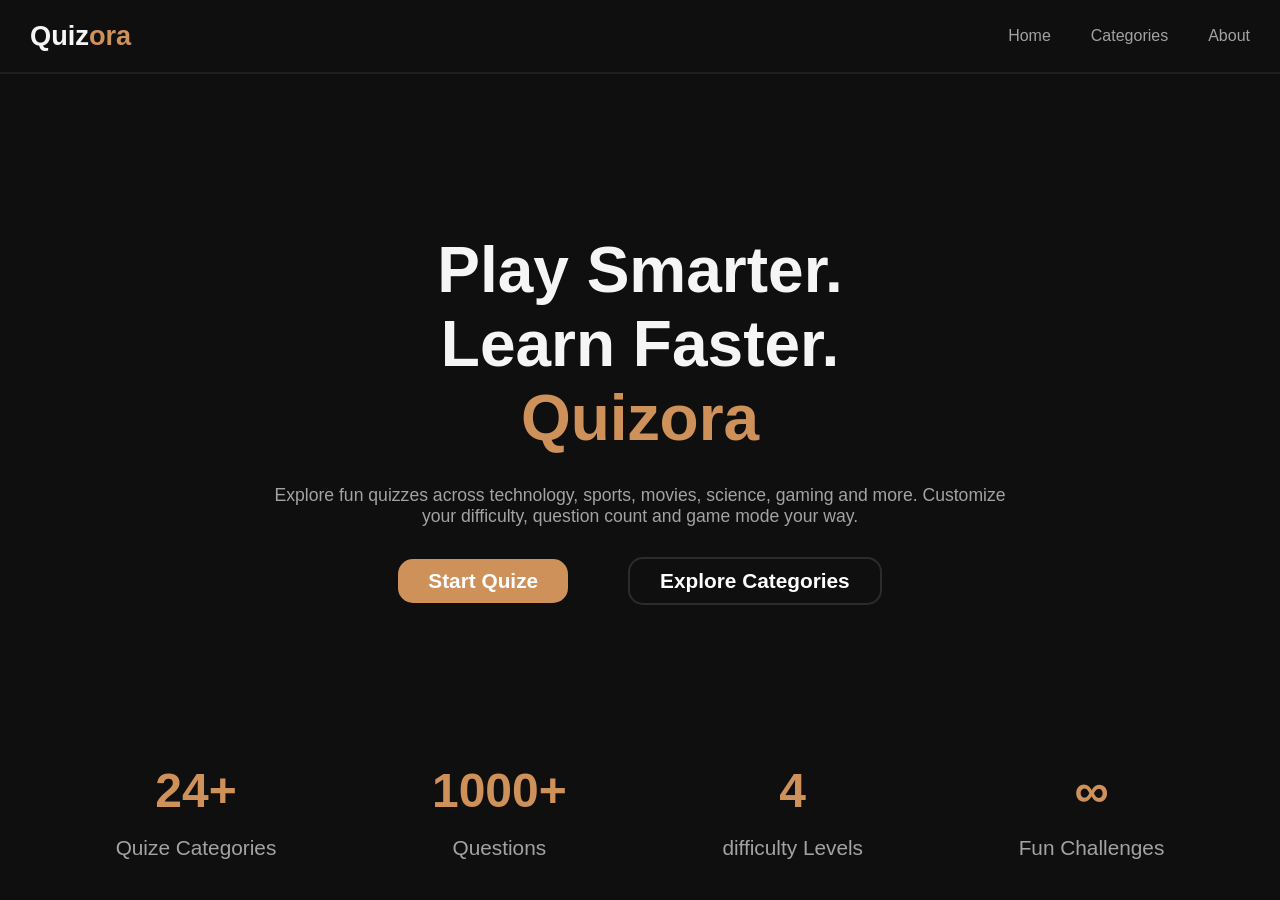
<file: HomePage/index.html>
<!DOCTYPE html>
<html lang="en">
<head>

    <meta charset="UTF-8">
    <meta name="viewport" content="width=device-width, initial-scale=1.0">

    <title>Quizora</title>

    <!-- Linking HomePage CSS File -->
    <link rel="stylesheet" href="style.css">

    <!-- Linking HomePage JS File -->
    <script defer type="module" src="dom.js"></script>
    <script defer type="module" src="script.js"></script>
    <script defer type="module" src="validityChecker.js"></script>
    <script defer type="module" src="function.js"></script>
    <script defer type="module" src="quizManager.js"></script>

    <!-- Linking AboutPage CSS File --> 
    <link rel="stylesheet" href="../AboutPage/about.css">

    <!-- Linking CategoriesPage CSS File -->
    <link rel="stylesheet" href="../CategoriesPage/Categories.css">

    <!-- Linking CategoriesSelectionPage CSS File -->
    <link rel="stylesheet" href="../CategoriesSelectionPage/CategoriesSelectionPage.css">

    <!-- Linking Format Selection page CSS File -->
    <link rel="stylesheet" href="../FormatSelectionPage/FormatSelectionPage.css">

    <!-- Linking Difficulty Selection Page CSS File -->
    <link rel="stylesheet" href="../DifficultySelectionPage/DifficultySelectionPage.css">

    <!-- Linking Difficulty Selection Page JS File -->
    <script defer type="module" src="../DifficultySelectionPage/DifficultySelectionPage.js"></script>

    <!-- Linking Quiz Count Selection Page CSS File -->
    <link rel="stylesheet" href="../QuizCountSelectionPage/QuizCountSelectionPage.css">
    
    <!-- Linking Quiz Count Selection Page JS File -->
    <script defer type="module" src="../QuizCountSelectionPage/QuizCountSelectionPage.js"></script>

    <!-- Linking Start Quiz Page CSS File -->
    <link rel="stylesheet" href="../StartQuizPage/StartQuizPage.css">

    <!-- Linking MCS Quiz Page CSS File -->
    <link rel="stylesheet" href="../MCQ/MCQ.css">
    
    <!-- Linking MCS Quiz Page JS File -->
    <script defer type="module" src="../MCQ/MCQ.js"></script>

    <!-- Linking Boolean Quiz Page CSS File -->
    <link rel="stylesheet" href="../Boolean/Boolean.css">

    <!-- Linking Boolean Quiz Page JS File -->
    <script defer type="module" src="../Boolean/Boolean.js"></script>

    <!-- Linking endPage CSS File -->
    <link rel="stylesheet" href="../endPage/endPage.css">

    <!-- Linking loadingScreen CSS File -->
    <link rel="stylesheet" href="../loadingScreen/loadingScreen.css">

</head>

<body>

    <div id="homepageBody">

        <header>
    
            <nav id="homepageNavBar">
                
                <span>
                    <span id="homepageQuizoraLogo1">Quiz</span><span id="homepageQuizoraLogo2">ora</span>
                </span>

                <span id="homepageNavbarOptionsContainer">
                    <span id="homepageNavbarOption1" class="homepageNavbarOptions">Home</span>
                    <span id="homepageNavbarOption2" class="homepageNavbarOptions">Categories</span>
                    <span id="homepageNavbarOption3" class="homepageNavbarOptions">About</span>
                </span>

            </nav>

        </header>
        
        <main id="homepageMain">

            <h1 id="homepageHeading1">Play Smarter.</h1>
            <h1 id="homepageHeading2">Learn Faster.</h1>
            <h1 id="homepageHeading3">Quizora</h1>

            <p id="homepageIntroText">Explore fun quizzes across technology, sports, movies, science, gaming and more. Customize your difficulty, question count and game mode your way.</p>

            <div id="homepageBtnsContainer">

                <button id="homepageStartQuizeBtn">Start Quize</button>

                <button id="homepageExploreCategoriesBtn">Explore Categories</button>

            </div>

        </main>

        <footer id="homepageFooter">

            <span id="footerItem1" class="footerItems">

                <h1 id="footerItem1Head" class="footerItemsHead">24+</h1>

                <br>
                
                <p id="footerItem1Footer" class="footerItemsHeadFooter">Quize Categories</p>

            </span>

            <span id="footerItem1" class="footerItems">

                <h1 id="footerItem2Head" class="footerItemsHead">1000+</h1>

                <br>

                <p id="footerItem2Footer" class="footerItemsHeadFooter">Questions</p>

            </span>

            <span id="footerItem1" class="footerItems">

                <h1 id="footerItem3Head" class="footerItemsHead">4</h1>

                <br>

                <p id="footerItem3Footer" class="footerItemsHeadFooter">difficulty Levels</p>

            </span>

            <span id="footerItem1" class="footerItems">

                <h1 id="footerItem4Head" class="footerItemsHead">&#8734;</h1>

                <br>

                <p id="footerItem4Footer" class="footerItemsHeadFooter">Fun Challenges</p>

            </span>

        </footer>

    </div>
    
</body>

</html>
</file>
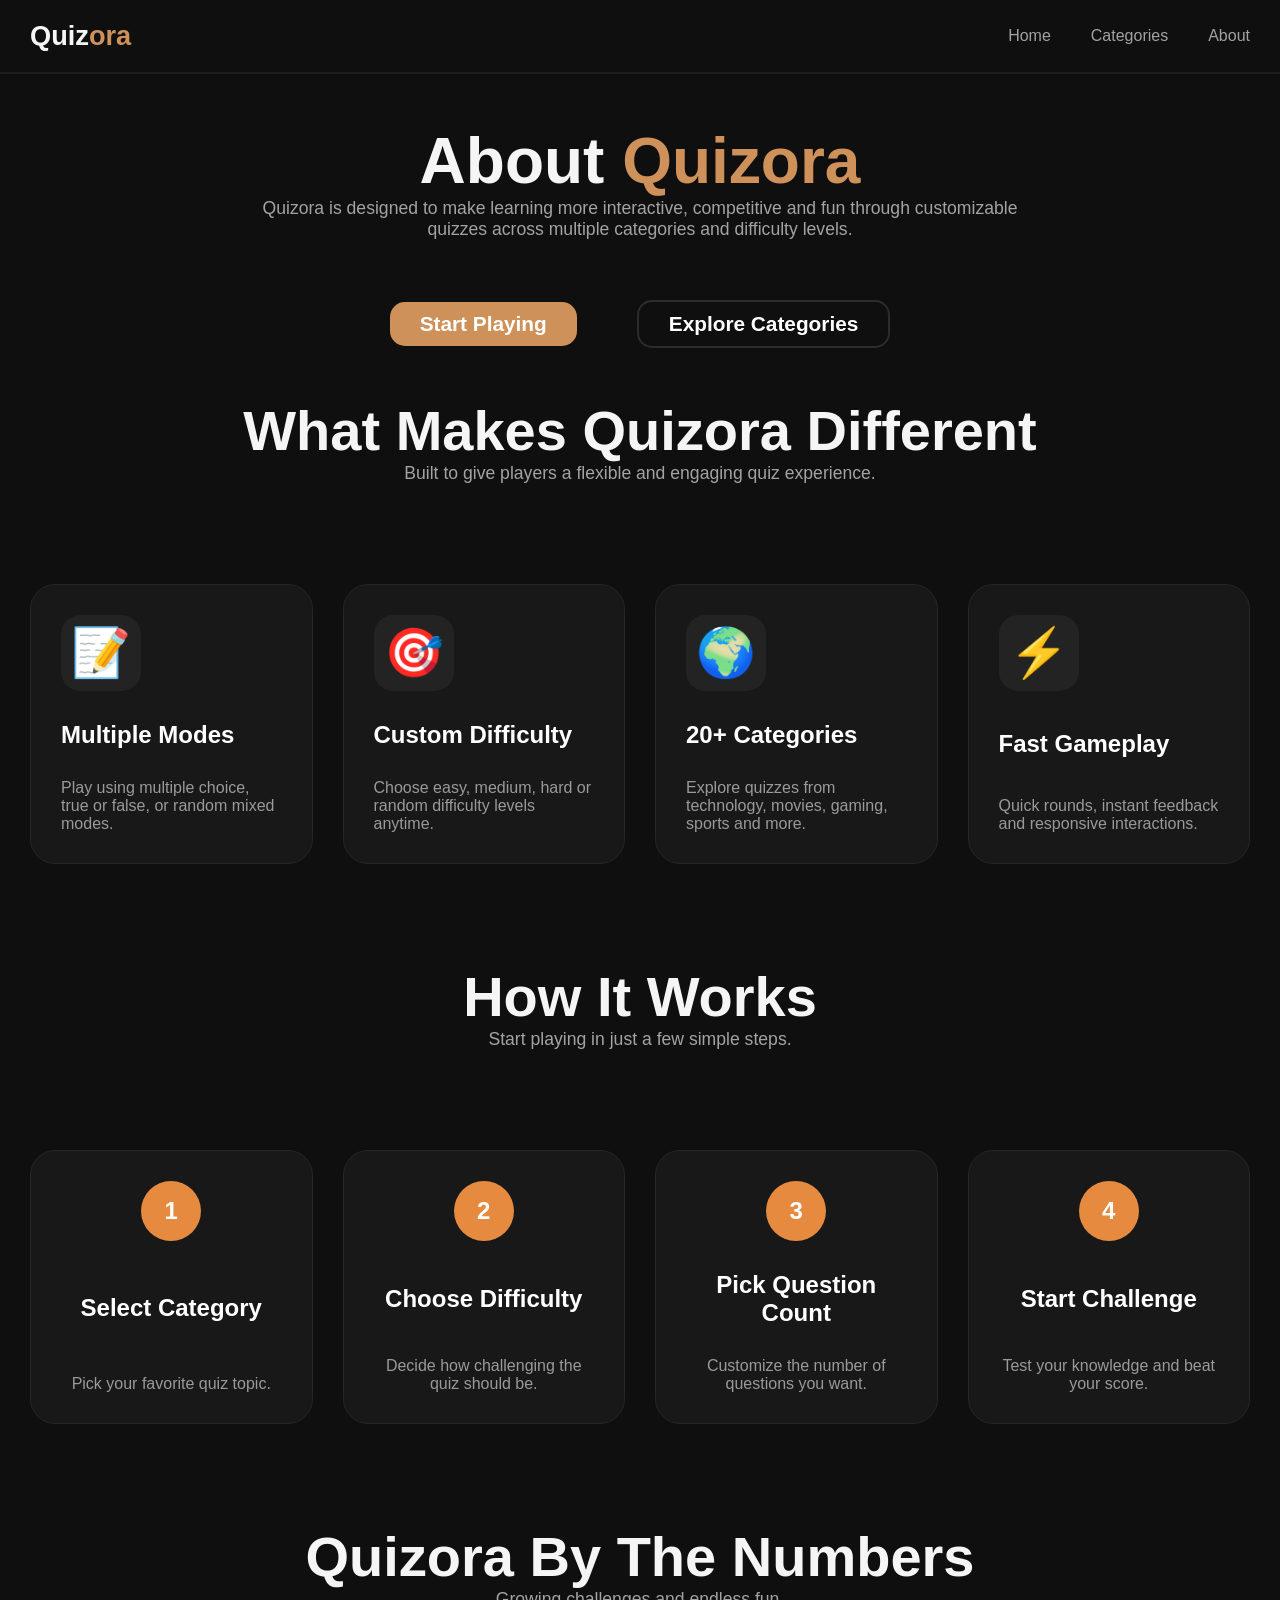
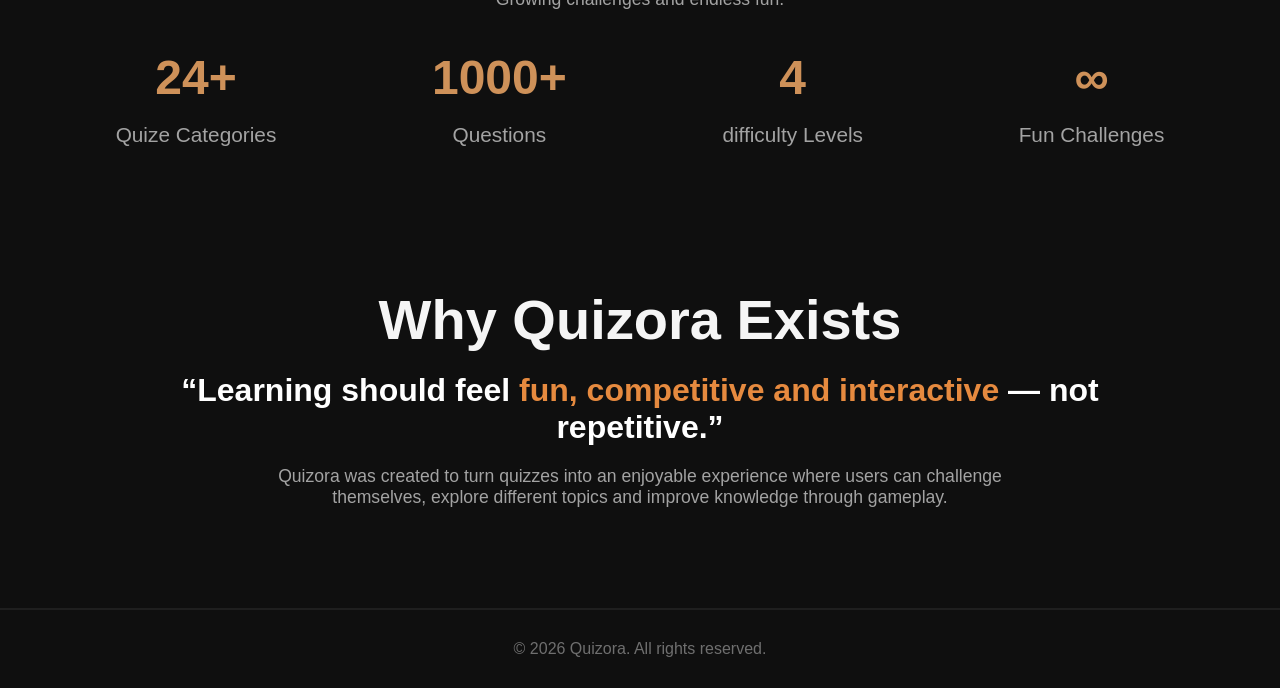
<file: AboutPage/about.html>
<!DOCTYPE html>
<html lang="en">
<head>

    <meta charset="UTF-8">
    <meta name="viewport" content="width=device-width, initial-scale=1.0">

    <title>About Page</title>

    <!-- Linking CSS File -->
    <link rel="stylesheet" href="about.css">

</head>

<body>
    
    <div id="aboutPageBody">

        <header>
    
            <nav id="homepageNavBar">
                
                <span>
                    <span id="homepageQuizoraLogo1">Quiz</span><span id="homepageQuizoraLogo2">ora</span>
                </span>

                <span id="homepageNavbarOptionsContainer">
                    <span id="homepageNavbarOption1" class="homepageNavbarOptions">Home</span>
                    <span id="homepageNavbarOption2" class="homepageNavbarOptions">Categories</span>
                    <span id="homepageNavbarOption3" class="homepageNavbarOptions">About</span>
                </span>

            </nav>

        </header>

        <h1 id="aboutPageHeading1"><span style="color: rgb(245, 245, 245)">About</span> <span style="color: rgb(206, 145, 89)">Quizora</span></h1>

        <p id="aboutPageIntroParagraph1">Quizora is designed to make learning more interactive, competitive and fun through customizable quizzes across multiple categories and difficulty levels.</p>

        <div id="homepageBtnsContainer">

            <button id="homepageStartQuizeBtn">Start Playing</button>

            <button id="homepageExploreCategoriesBtn">Explore Categories</button>

        </div>

        <h1 id="aboutPageHeading2">What Makes Quizora Different</h1>

        <p id="aboutPageIntroParagraph2">Built to give players a flexible and engaging quiz experience.</p>

        <div id="aboutPageFeaturesCardContainer">

            <div id="aboutPageFeaturesCardContainerItem1" class="aboutPageFeaturesCardContainerItmes">

                <div id="aboutPageFeaturesCardContainerItem1Icon" class="aboutPageFeaturesCardContainerItmesIcons">📝</div>

                <h2 aboutPageFeaturesCardContainerItem1Heading class="aboutPageFeaturesCardContainerItmesHeadings">Multiple Modes</h2>

                <p id="aboutPageFeaturesCardContainerItem1Description" class="aboutPageFeaturesCardContainerItmesDescriptions">Play using multiple choice, true or false, or random mixed modes.</p>

            </div>

            <div id="aboutPageFeaturesCardContainerItem2" class="aboutPageFeaturesCardContainerItmes">

                <div id="aboutPageFeaturesCardContainerItem2Icon" class="aboutPageFeaturesCardContainerItmesIcons">🎯</div>

                <h2 aboutPageFeaturesCardContainerItem2Heading class="aboutPageFeaturesCardContainerItmesHeadings">Custom Difficulty</h2>

                <p id="aboutPageFeaturesCardContainerItem2Description" class="aboutPageFeaturesCardContainerItmesDescriptions">Choose easy, medium, hard or random difficulty levels anytime.</p>

            </div>

            <div id="aboutPageFeaturesCardContainerItem3" class="aboutPageFeaturesCardContainerItmes">

                <div id="aboutPageFeaturesCardContainerItem3Icon" class="aboutPageFeaturesCardContainerItmesIcons">🌍</div>

                <h2 aboutPageFeaturesCardContainerItem3Heading class="aboutPageFeaturesCardContainerItmesHeadings">20+ Categories</h2>

                <p id="aboutPageFeaturesCardContainerItem3Description" class="aboutPageFeaturesCardContainerItmesDescriptions">Explore quizzes from technology, movies, gaming, sports and more.</p>

            </div>

            <div id="aboutPageFeaturesCardContainerItem4" class="aboutPageFeaturesCardContainerItmes">

                <div id="aboutPageFeaturesCardContainerItem4Icon" class="aboutPageFeaturesCardContainerItmesIcons">⚡</div>

                <h2 aboutPageFeaturesCardContainerItem4Heading class="aboutPageFeaturesCardContainerItmesHeadings">Fast Gameplay</h2>

                <p id="aboutPageFeaturesCardContainerItem4Description" class="aboutPageFeaturesCardContainerItmesDescriptions">Quick rounds, instant feedback and responsive interactions.</p>

            </div>

        </div>

        <h1 id="aboutPageHeading3">How It Works</h1>

        <p id="aboutPageIntroParagraph3">Start playing in just a few simple steps.</p>

        <div id="aboutPageStepsCardContainer">

            <div id="aboutPageStepsCardContainerItem1" class="aboutPageStepsCardContainerItmes">

                <div id="aboutPageStepsCardContainerItem1SrNo" class="aboutPageStepsCardContainerItmesSrNos">1</div>

                <h2 id="aboutPageStepsCardContainerItem1Heading" class="aboutPageStepsCardContainerItmesHeadings">Select Category</h2>

                <p id="aboutPageStepsCardContainerItem1Description" class="aboutPageStepsCardContainerItmesDescriptions">Pick your favorite quiz topic.</p>

            </div>

            <div id="aboutPageStepsCardContainerItem3" class="aboutPageStepsCardContainerItmes">

                <div id="aboutPageStepsCardContainerItem3SrNo" class="aboutPageStepsCardContainerItmesSrNos">2</div>

                <h2 id="aboutPageStepsCardContainerItem3Heading" class="aboutPageStepsCardContainerItmesHeadings">Choose Difficulty</h2>

                <p id="aboutPageStepsCardContainerItem3Description" class="aboutPageStepsCardContainerItmesDescriptions">Decide how challenging the quiz should be.</p>

            </div>

            <div id="aboutPageStepsCardContainerItem4" class="aboutPageStepsCardContainerItmes">

                <div id="aboutPageStepsCardContainerItem4SrNo" class="aboutPageStepsCardContainerItmesSrNos">3</div>

                <h2 id="aboutPageStepsCardContainerItem4Heading" class="aboutPageStepsCardContainerItmesHeadings">Pick Question Count</h2>

                <p id="aboutPageStepsCardContainerItem4Description" class="aboutPageStepsCardContainerItmesDescriptions">Customize the number of questions you want.</p>

            </div>

            <div id="aboutPageStepsCardContainerItem5" class="aboutPageStepsCardContainerItmes">

                <div id="aboutPageStepsCardContainerItem5SrNo" class="aboutPageStepsCardContainerItmesSrNos">4</div>

                <h2 id="aboutPageStepsCardContainerItem5Heading" class="aboutPageStepsCardContainerItmesHeadings">Start Challenge</h2>

                <p id="aboutPageStepsCardContainerItem5Description" class="aboutPageStepsCardContainerItmesDescriptions">Test your knowledge and beat your score.</p>

            </div>

        </div>

        <h1 id="aboutPageHeading4">Quizora By The Numbers</h1>

        <p id="aboutPageIntroParagraph4">Growing challenges and endless fun.</p>

        <div id="homepageFooter">

            <span id="footerItem1" class="footerItems">

                <h1 id="footerItem1Head" class="footerItemsHead">24+</h1>

                <br>
                
                <p id="footerItem1Footer" class="footerItemsHeadFooter">Quize Categories</p>

            </span>

            <span id="footerItem1" class="footerItems">

                <h1 id="footerItem2Head" class="footerItemsHead">1000+</h1>

                <br>

                <p id="footerItem2Footer" class="footerItemsHeadFooter">Questions</p>

            </span>

            <span id="footerItem1" class="footerItems">

                <h1 id="footerItem3Head" class="footerItemsHead">4</h1>

                <br>

                <p id="footerItem3Footer" class="footerItemsHeadFooter">difficulty Levels</p>

            </span>

            <span id="footerItem1" class="footerItems">

                <h1 id="footerItem4Head" class="footerItemsHead">&#8734;</h1>

                <br>

                <p id="footerItem4Footer" class="footerItemsHeadFooter">Fun Challenges</p>

            </span>

        </div>

        <h1 id="aboutPageHeading5">Why Quizora Exists</h1>

        <h2 id="aboutPageHeading6"><span style="color: white;">“Learning should feel</span> <span style="color: #e68a3f;">fun, competitive and interactive</span> <span style="color: white;">— not repetitive.”</span></h2>

        <p id="aboutPageIntroParagraph5">Quizora was created to turn quizzes into an enjoyable experience where users can challenge themselves, explore different topics and improve knowledge through gameplay.</p>

        <div id="aboutPageCopyRightText">© 2026 Quizora. All rights reserved.</div>

    </div>

</body>

</html>
</file>
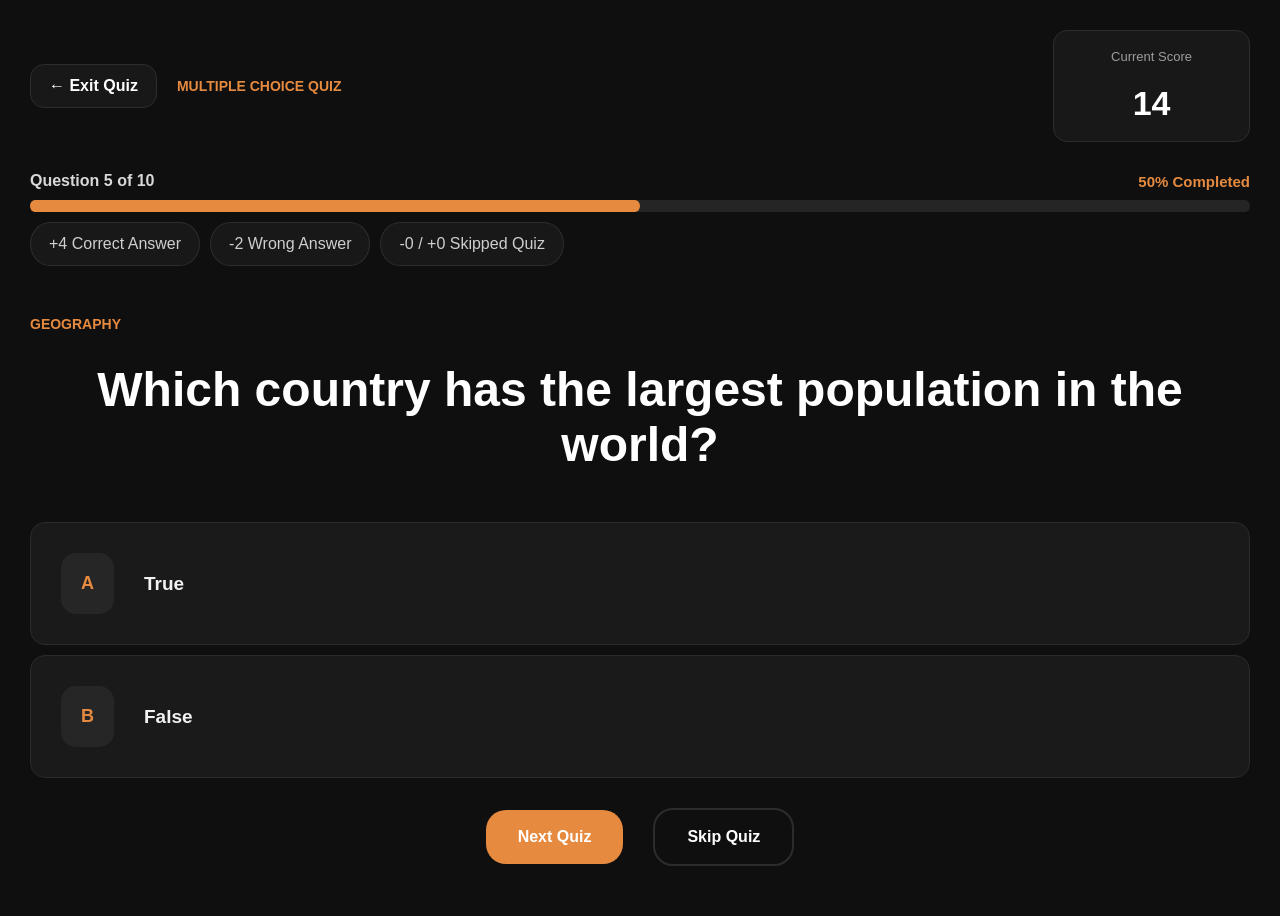
<file: Boolean/Boolean.html>
<!DOCTYPE html>
<html lang="en">

<head>

    <meta charset="UTF-8">
    <meta name="viewport" content="width=, initial-scale=1.0">

    <title>MCQ</title>

    <!-- Linking CSS File -->
    <link rel="stylesheet" href="Boolean.css">

    <!-- Linking JS File -->
    <script defer type="module" src="Boolean.js"></script>

</head>

<body>

    <div id="MCQBody">

        <!-- MCQ Head -->
        <div id="MCQHead">

            <button id="MCQExitQuizBtn">← Exit Quiz</button>

            <!-- Multiple Choice Quiz || True / False Quiz || Mixed Type Quiz -->
            <span id="MCQCategory">Multiple Choice Quiz</span>

            <div id="MCQScoreBoard" style="border: 1px solid #2d2d2d; border-radius: 14px; background-color: #181818; padding: 18px 57px; margin-left: auto;">

                <span style="color: #9d9d9d; font-size: 13px;">Current Score</span>

                <span id="score" style="font-size: 34px; font-weight: 900; color: white;">14</span>

            </div>

        </div>

        <!-- Progress Section -->

        <!-- Progress Section Head -->
        <div id="progressBarHead" style="display: flex; flex-direction: row; justify-content: space-between; align-items: center; width: 100vw; box-sizing: border-box; padding-left: 30px; padding-right: 30px;">

            <span id="questionRepresentationNumber" style="font-size: 16px; font-weight: 700; color: #d8d8d8;">Question 5 of 10</span>

            <span id="questionRepresentationPercentage" style="font-size: 15px; font-weight: 800; color: #e68a3f; margin-left: 15px;">50% Completed</span>

        </div>

        <!-- Actuall Progress Bar -->
        <div id="progressBarContainer" style="box-sizing: border-box; margin-top: 10px; height: 12px; width: calc(100vw - 60px); border-radius: 5px / 50%; background-color: #252525; display: flex; flex-direction: row; justify-content: flex-start; align-items: center">

            <div id="pregressBarContent" style="height: 12px; width: 50%; border-radius: 5px / 50%; background-color: #e68a3f;"></div>

        </div>

        <!-- Score Calc Rules -->
        <div style="box-sizing: border-box; margin-top: 10px; padding-left: 30px; padding-right: 30px; width: 100vw; display: flex; flex-direction: row; justify-content: flex-start; align-items: center; gap: 10px; flex-wrap: wrap;">

            <span style="border: 1px solid #2d2d2d; border-radius: 20px / 50%; padding: 12px 18px; background-color: #181818; color: #cfcfcf;">+4 Correct Answer</span>

            <span style="border: 1px solid #2d2d2d; border-radius: 20px / 50%; padding: 12px 18px; background-color: #181818; color: #cfcfcf;">-2 Wrong Answer</span>

            <span style="border: 1px solid #2d2d2d; border-radius: 20px / 50%; padding: 12px 18px; background-color: #181818; color: #cfcfcf;">-0 / +0 Skipped Quiz</span>

        </div>

        <!-- Category Display -->
        <div id="MCQCategoriesDisplay" style="align-self: flex-start; text-transform: uppercase; font-weight: 900; font-size: 14px; color: #e68a3f; margin-left: 30px; margin-top: 50px; margin-bottom: 30px;">Geography</div>

        <!-- Question Display -->
        <p id="question" style="font-size: 3em; font-weight: 900; color: white; max-width: calc(100vw - 60px);">Which country has the largest population in the world?</p>

        <!-- Option 1 -->
        <div id="option1" class="options" style="display: flex; flex-direction: row; justify-content: flex-start; align-items: center; gap: 30px; box-sizing: border-box; padding: 30px; width: calc(100vw - 60px); background-color: #1a1a1a; border: 1px solid #2b2b2b; cursor: pointer; border-radius: 15px; margin-top: 50px;">

            <div style="display: flex; flex-direction: row; justify-content: center; align-items: center; font-weight: 900; font-size: 18px; background-color: #262626; color: #e68a3f; padding: 20px; border-radius: 15px;">A</div>

            <div style="font-size: 19px; font-weight: 600; color: #f2f2f2;">True</div>

        </div>

        <!-- Option 2 -->
        <div id="option2" class="options" style="display: flex; flex-direction: row; justify-content: flex-start; align-items: center; gap: 30px; box-sizing: border-box; padding: 30px; width: calc(100vw - 60px); background-color: #1a1a1a; border: 1px solid #2b2b2b; cursor: pointer; border-radius: 15px; margin-top: 10px;">

            <div style="display: flex; flex-direction: row; justify-content: center; align-items: center; font-weight: 900; font-size: 18px; background-color: #262626; color: #e68a3f; padding: 20px; border-radius: 15px;">B</div>

            <div style="font-size: 19px; font-weight: 600; color: #f2f2f2;">False</div>

        </div>

        <!-- Next Question Btn -->
        <div style="display: flex; flex-direction: row; justify-content: center; align-items: center; gap: 30px; flex-wrap: wrap; margin-left: 30px; margin-right: 30px; margin-top: 30px; margin-bottom: 50px;">

            <button id="MCQNextQuizBtn" style="border: none; background-color: #e68a3f; color: white; padding: 18px 32px; border-radius: 20px; cursor: pointer; font-size: 16px; font-weight: 800;">Next Quiz</button>

            <button id="MCQSkipQuizBtn" style="border: 2px solid rgb(44, 44, 44); background-color: inherit; color: white; padding: 18px 32px; border-radius: 20px; cursor: pointer; font-size: 16px; font-weight: 800;">Skip Quiz</button>

        </div>
        

    </div>
    
</body>

</html>
</file>
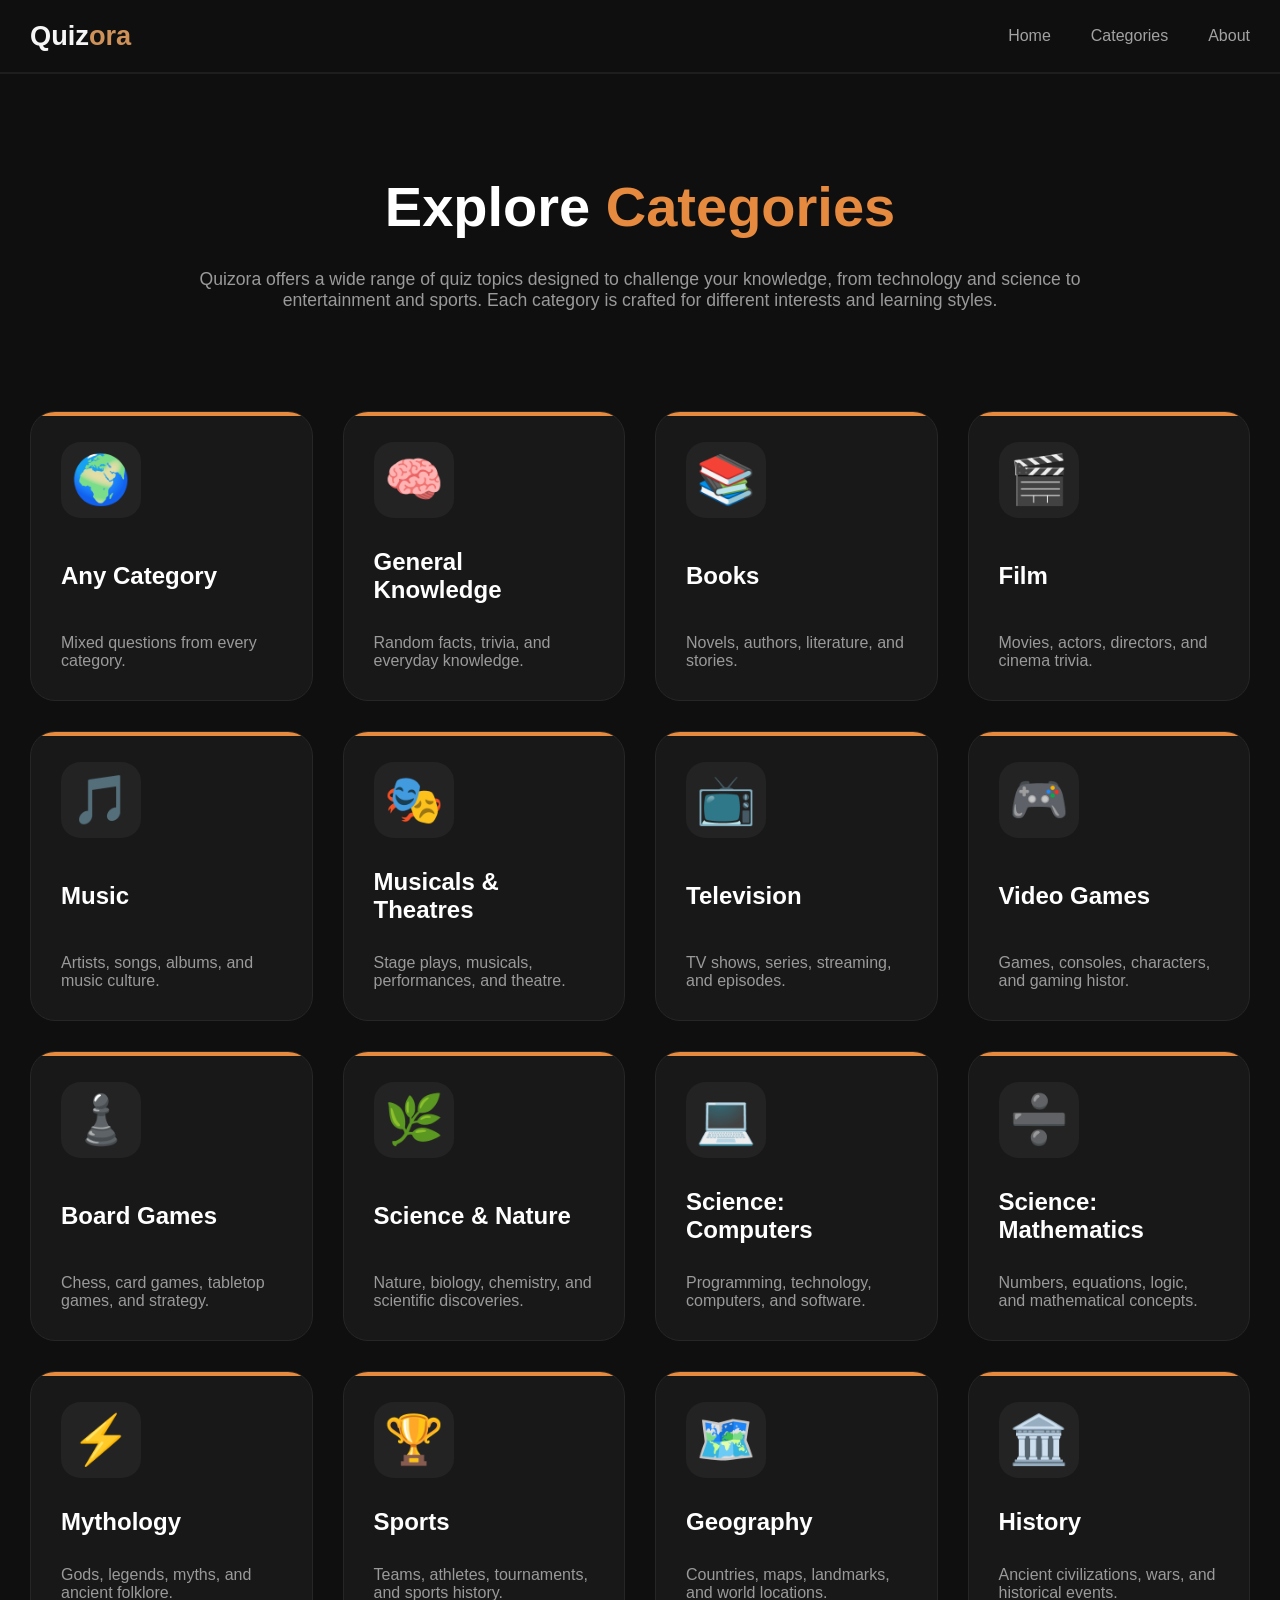
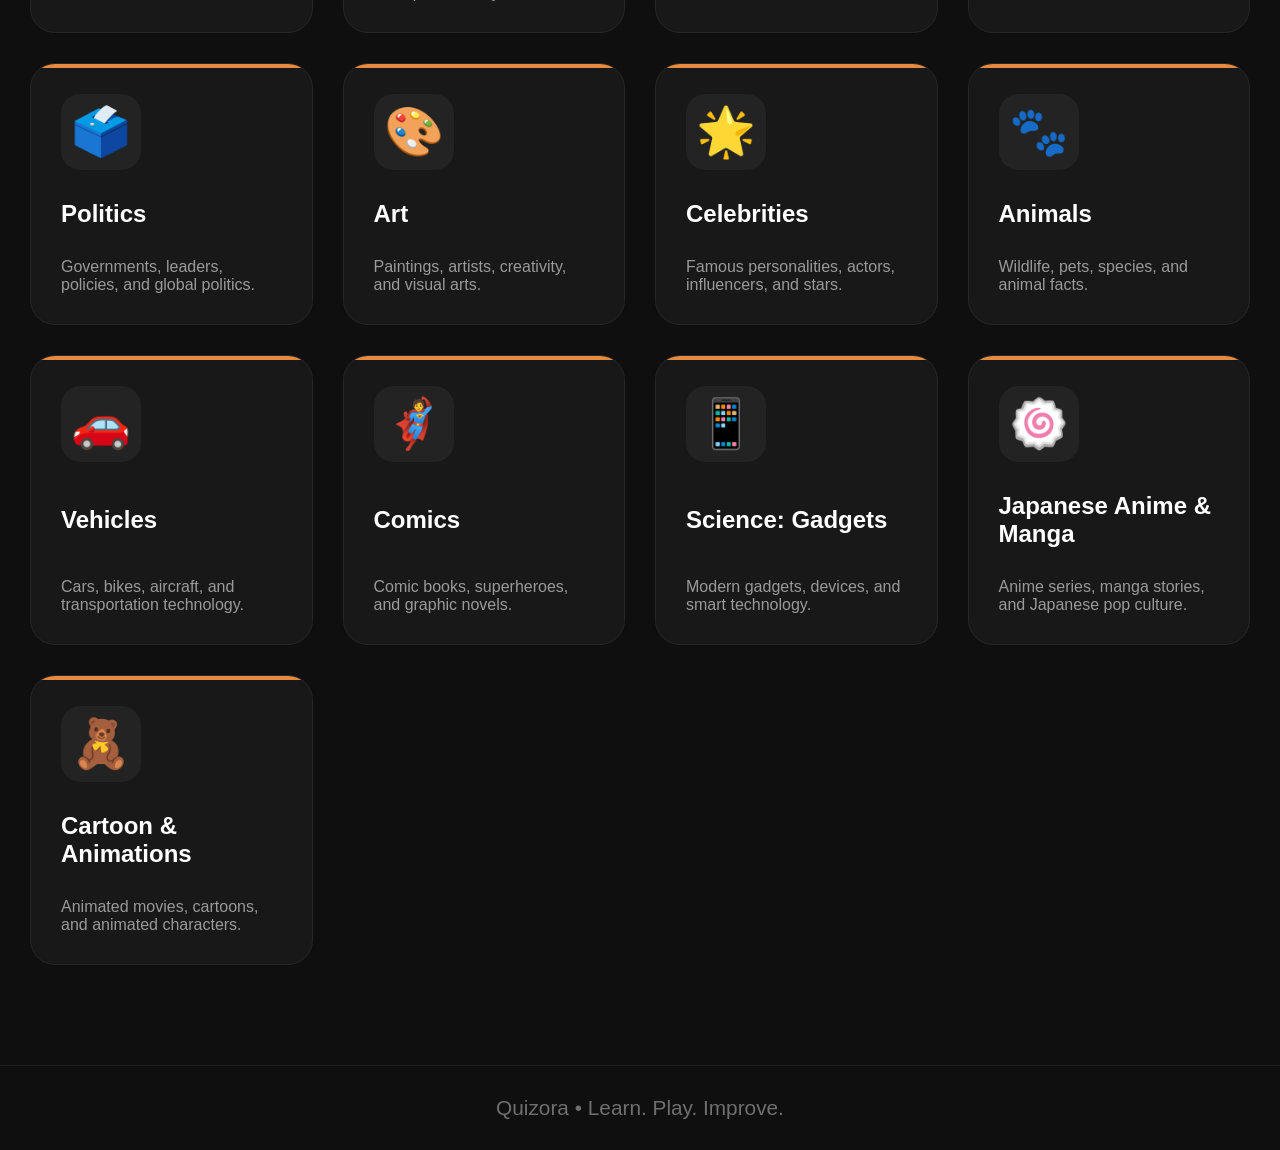
<file: CategoriesPage/Categories.html>
<!DOCTYPE html>
<html lang="en">

<head>

    <meta charset="UTF-8">
    <meta name="viewport" content="width=device-width, initial-scale=1.0">

    <title>Categories Page</title>

    <!-- Linking CSS File -->
    <link rel="stylesheet" href="Categories.css">

</head>

<body>

    <div id="CategoriespageBody">

        <header>
    
            <nav id="homepageNavBar">
                
                <span>
                    <span id="homepageQuizoraLogo1">Quiz</span><span id="homepageQuizoraLogo2">ora</span>
                </span>

                <span id="homepageNavbarOptionsContainer">
                    <span id="homepageNavbarOption1" class="homepageNavbarOptions">Home</span>
                    <span id="homepageNavbarOption2" class="homepageNavbarOptions">Categories</span>
                    <span id="homepageNavbarOption3" class="homepageNavbarOptions">About</span>
                </span>

            </nav>

        </header>

        <h1 id="CategoriesPageHeading1"><span style="color: white;">Explore</span> <span style="color: #e68a3f;">Categories</span></h1>

        <p id="CategoriesPageParagraph1">Quizora offers a wide range of quiz topics designed to challenge your knowledge, from technology and science to entertainment and sports. Each category is crafted for different interests and learning styles.</p>

        <div id="CategoriesPageCardConatiner">

            <!-- #1 -->
            <div class="CategoriesPageCardConatinerItems">

                <span class="CategoriesPageCardConatinerLogo">🌍</span>

                <h1 class="CategoriesPageCardConatinerHeading">Any Category</h1>

                <p class="CategoriesPageCardConatinerParagraph">Mixed questions from every category.</p>

            </div>

            <!-- #2 -->
            <div class="CategoriesPageCardConatinerItems">

                <span class="CategoriesPageCardConatinerLogo">🧠</span>

                <h1 class="CategoriesPageCardConatinerHeading">General Knowledge</h1>

                <p class="CategoriesPageCardConatinerParagraph">Random facts, trivia, and everyday knowledge.</p>

            </div>

            <!-- #3 -->
            <div class="CategoriesPageCardConatinerItems">

                <span class="CategoriesPageCardConatinerLogo">📚</span>

                <h1 class="CategoriesPageCardConatinerHeading">Books</h1>

                <p class="CategoriesPageCardConatinerParagraph">Novels, authors, literature, and stories.</p>

            </div>

            <!-- #4 -->
            <div class="CategoriesPageCardConatinerItems">

                <span class="CategoriesPageCardConatinerLogo">🎬</span>

                <h1 class="CategoriesPageCardConatinerHeading">Film</h1>

                <p class="CategoriesPageCardConatinerParagraph">Movies, actors, directors, and cinema trivia.</p>

            </div>

            <!-- #5 -->
            <div class="CategoriesPageCardConatinerItems">

                <span class="CategoriesPageCardConatinerLogo">🎵</span>

                <h1 class="CategoriesPageCardConatinerHeading">Music</h1>

                <p class="CategoriesPageCardConatinerParagraph">Artists, songs, albums, and music culture.</p>

            </div>

            <!-- #6 -->
            <div class="CategoriesPageCardConatinerItems">

                <span class="CategoriesPageCardConatinerLogo">🎭</span>

                <h1 class="CategoriesPageCardConatinerHeading">Musicals & Theatres</h1>

                <p class="CategoriesPageCardConatinerParagraph">Stage plays, musicals, performances, and theatre.</p>

            </div>

            <!-- #7 -->
            <div class="CategoriesPageCardConatinerItems">

                <span class="CategoriesPageCardConatinerLogo">📺</span>

                <h1 class="CategoriesPageCardConatinerHeading">Television</h1>

                <p class="CategoriesPageCardConatinerParagraph">TV shows, series, streaming, and episodes.</p>

            </div>

            <!-- #8 -->
            <div class="CategoriesPageCardConatinerItems">

                <span class="CategoriesPageCardConatinerLogo">🎮</span>

                <h1 class="CategoriesPageCardConatinerHeading">Video Games</h1>

                <p class="CategoriesPageCardConatinerParagraph">Games, consoles, characters, and gaming histor.</p>

            </div>

            <!-- #9 -->
            <div class="CategoriesPageCardConatinerItems">

                <span class="CategoriesPageCardConatinerLogo">♟️</span>

                <h1 class="CategoriesPageCardConatinerHeading">Board Games</h1>

                <p class="CategoriesPageCardConatinerParagraph">Chess, card games, tabletop games, and strategy.</p>

            </div>

            <!-- #10 -->
            <div class="CategoriesPageCardConatinerItems">

                <span class="CategoriesPageCardConatinerLogo">🌿</span>

                <h1 class="CategoriesPageCardConatinerHeading">Science & Nature</h1>

                <p class="CategoriesPageCardConatinerParagraph">Nature, biology, chemistry, and scientific discoveries.</p>

            </div>

            <!-- #11 -->
            <div class="CategoriesPageCardConatinerItems">

                <span class="CategoriesPageCardConatinerLogo">💻</span>

                <h1 class="CategoriesPageCardConatinerHeading">Science: Computers</h1>

                <p class="CategoriesPageCardConatinerParagraph">Programming, technology, computers, and software.</p>

            </div>

            <!-- #12 -->
            <div class="CategoriesPageCardConatinerItems">

                <span class="CategoriesPageCardConatinerLogo">➗</span>

                <h1 class="CategoriesPageCardConatinerHeading">Science: Mathematics</h1>

                <p class="CategoriesPageCardConatinerParagraph">Numbers, equations, logic, and mathematical concepts.</p>

            </div>

            <!-- #13 -->
            <div class="CategoriesPageCardConatinerItems">

                <span class="CategoriesPageCardConatinerLogo">⚡</span>

                <h1 class="CategoriesPageCardConatinerHeading">Mythology</h1>

                <p class="CategoriesPageCardConatinerParagraph">Gods, legends, myths, and ancient folklore.</p>

            </div>

            <!-- #14 -->
            <div class="CategoriesPageCardConatinerItems">

                <span class="CategoriesPageCardConatinerLogo">🏆</span>

                <h1 class="CategoriesPageCardConatinerHeading">Sports</h1>

                <p class="CategoriesPageCardConatinerParagraph">Teams, athletes, tournaments, and sports history.</p>

            </div>

            <!-- #15 -->
            <div class="CategoriesPageCardConatinerItems">

                <span class="CategoriesPageCardConatinerLogo">🗺️</span>

                <h1 class="CategoriesPageCardConatinerHeading">Geography</h1>

                <p class="CategoriesPageCardConatinerParagraph">Countries, maps, landmarks, and world locations.</p>

            </div>

            <!-- #16 -->
            <div class="CategoriesPageCardConatinerItems">

                <span class="CategoriesPageCardConatinerLogo">🏛️</span>

                <h1 class="CategoriesPageCardConatinerHeading">History</h1>

                <p class="CategoriesPageCardConatinerParagraph">Ancient civilizations, wars, and historical events.</p>

            </div>

            <!-- #17 -->
            <div class="CategoriesPageCardConatinerItems">

                <span class="CategoriesPageCardConatinerLogo">🗳️</span>

                <h1 class="CategoriesPageCardConatinerHeading">Politics</h1>

                <p class="CategoriesPageCardConatinerParagraph">Governments, leaders, policies, and global politics.</p>

            </div>

            <!-- #18 -->
            <div class="CategoriesPageCardConatinerItems">

                <span class="CategoriesPageCardConatinerLogo">🎨</span>

                <h1 class="CategoriesPageCardConatinerHeading">Art</h1>

                <p class="CategoriesPageCardConatinerParagraph">Paintings, artists, creativity, and visual arts.</p>

            </div>

            <!-- #19 -->
            <div class="CategoriesPageCardConatinerItems">

                <span class="CategoriesPageCardConatinerLogo">🌟</span>

                <h1 class="CategoriesPageCardConatinerHeading">Celebrities</h1>

                <p class="CategoriesPageCardConatinerParagraph">Famous personalities, actors, influencers, and stars.</p>

            </div>

            <!-- #20 -->
            <div class="CategoriesPageCardConatinerItems">

                <span class="CategoriesPageCardConatinerLogo">🐾</span>

                <h1 class="CategoriesPageCardConatinerHeading">Animals</h1>

                <p class="CategoriesPageCardConatinerParagraph">Wildlife, pets, species, and animal facts.</p>

            </div>

            <!-- #21 -->
            <div class="CategoriesPageCardConatinerItems">

                <span class="CategoriesPageCardConatinerLogo">🚗</span>

                <h1 class="CategoriesPageCardConatinerHeading">Vehicles</h1>

                <p class="CategoriesPageCardConatinerParagraph">Cars, bikes, aircraft, and transportation technology.</p>

            </div>

            <!-- #22 -->
            <div class="CategoriesPageCardConatinerItems">

                <span class="CategoriesPageCardConatinerLogo">🦸</span>

                <h1 class="CategoriesPageCardConatinerHeading">Comics</h1>

                <p class="CategoriesPageCardConatinerParagraph">Comic books, superheroes, and graphic novels.</p>

            </div>

            <!-- #23 -->
            <div class="CategoriesPageCardConatinerItems">

                <span class="CategoriesPageCardConatinerLogo">📱</span>

                <h1 class="CategoriesPageCardConatinerHeading">Science: Gadgets</h1>

                <p class="CategoriesPageCardConatinerParagraph">Modern gadgets, devices, and smart technology.</p>

            </div>

            <!-- #24 -->
            <div class="CategoriesPageCardConatinerItems">

                <span class="CategoriesPageCardConatinerLogo">🍥</span>

                <h1 class="CategoriesPageCardConatinerHeading">Japanese Anime & Manga</h1>

                <p class="CategoriesPageCardConatinerParagraph">Anime series, manga stories, and Japanese pop culture.</p>

            </div>

            <!-- #25 -->
            <div class="CategoriesPageCardConatinerItems">

                <span class="CategoriesPageCardConatinerLogo">🧸</span>

                <h1 class="CategoriesPageCardConatinerHeading">Cartoon & Animations</h1>

                <p class="CategoriesPageCardConatinerParagraph">Animated movies, cartoons, and animated characters.</p>

            </div>

        </div>

        <p id="CategoriesPageParagraph2">Quizora • Learn. Play. Improve.</p>

    </div>
    
</body>

</html>
</file>
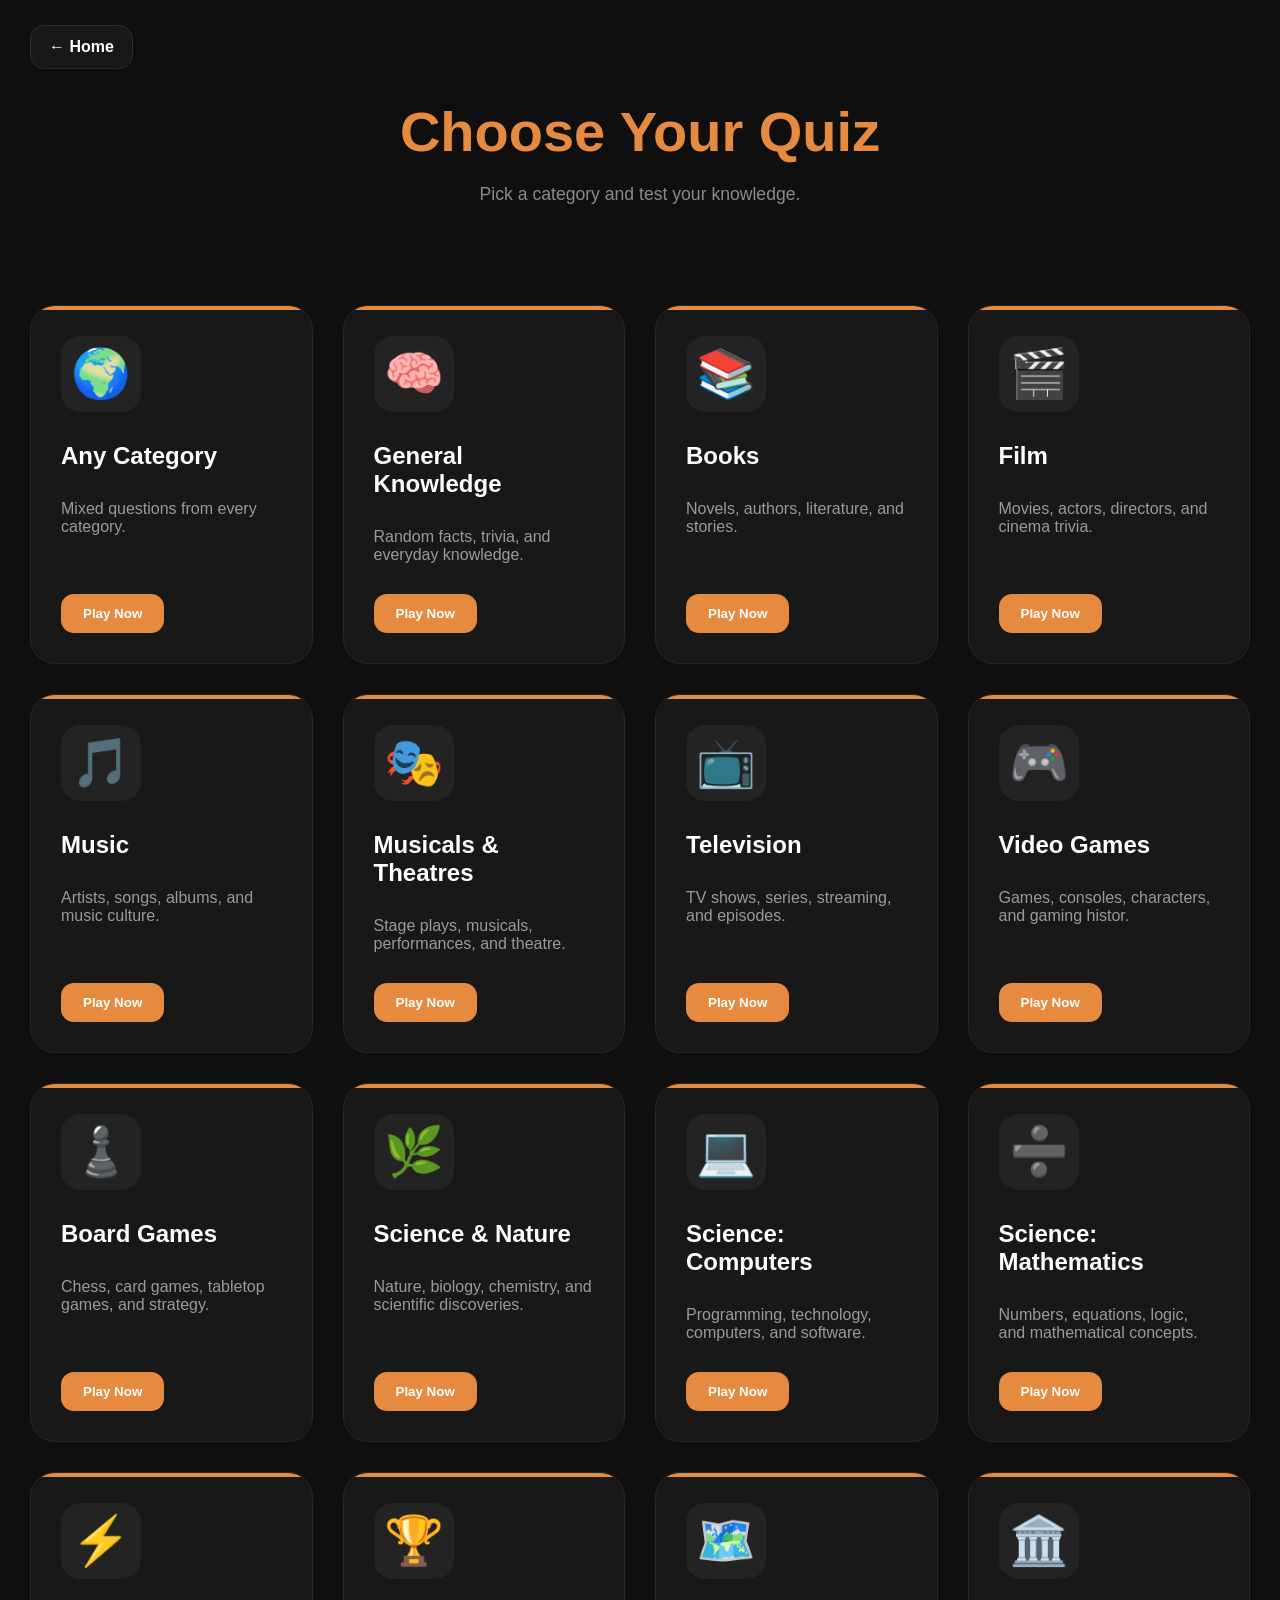
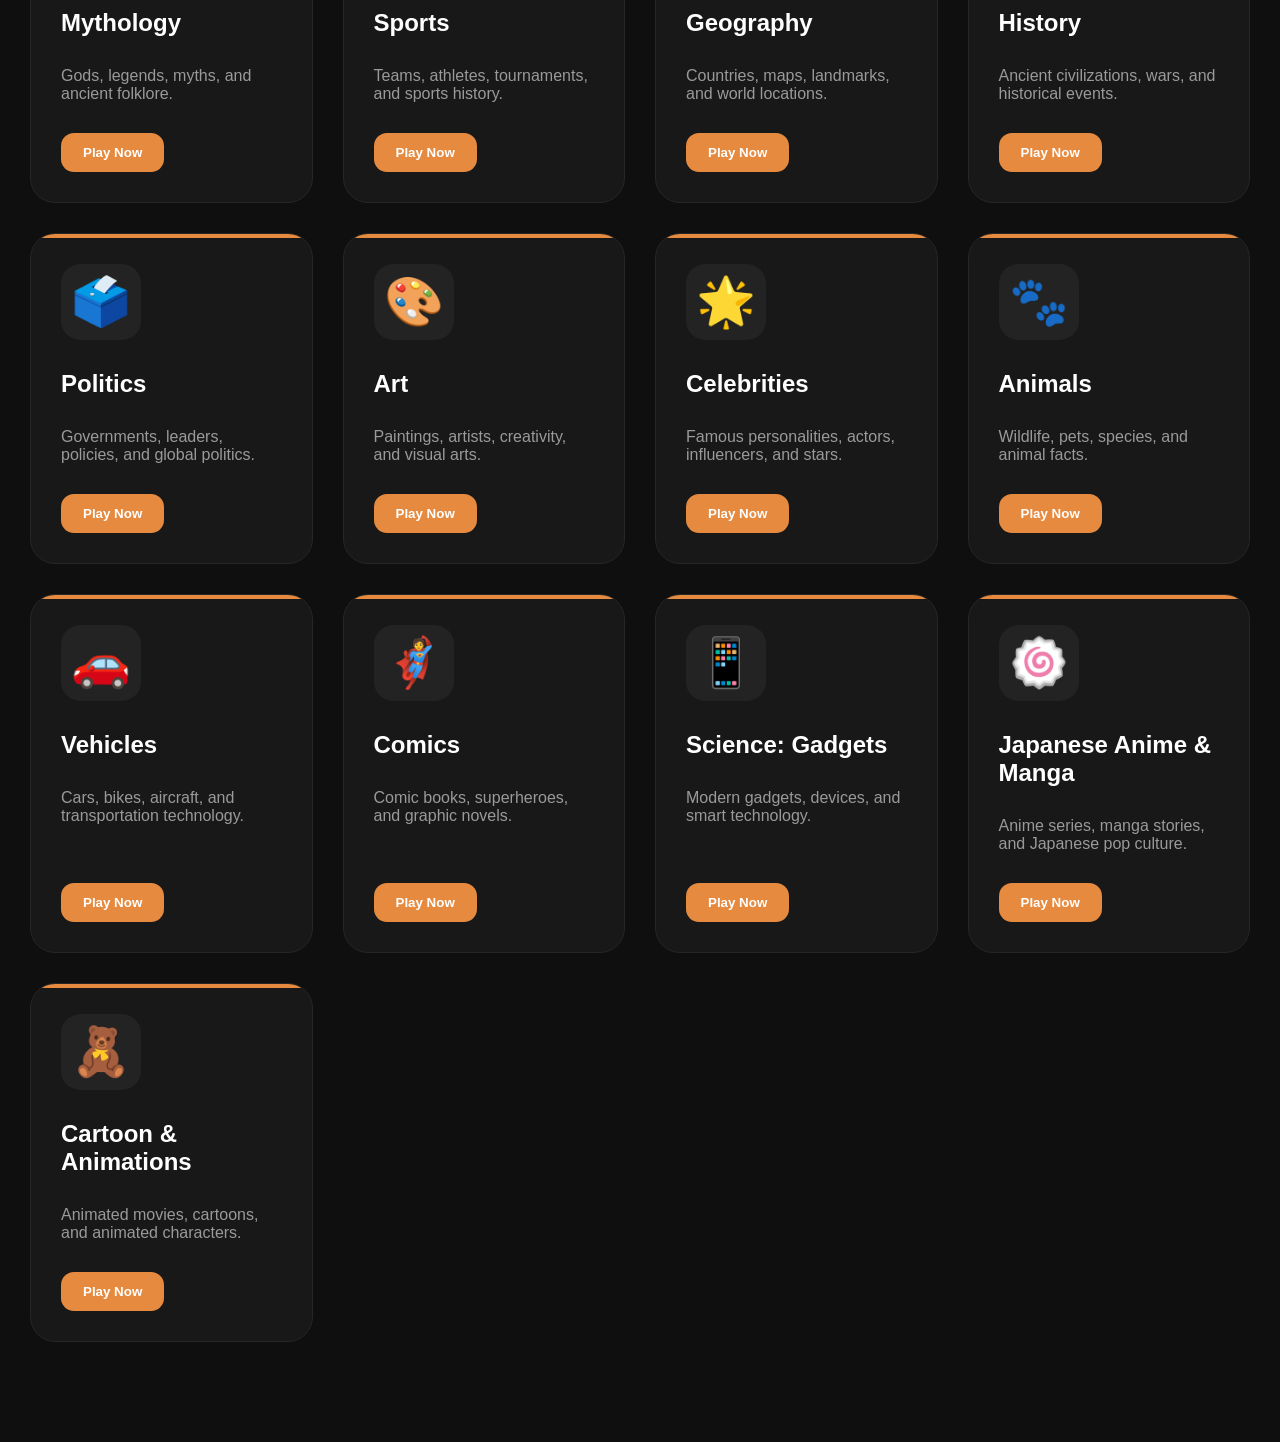
<file: CategoriesSelectionPage/CategoriesSelectionPage.html>
<!DOCTYPE html>
<html lang="en">

<head>

    <meta charset="UTF-8">
    <meta name="viewport" content="width=device-width, initial-scale=1.0">

    <title>Categories Selection Page</title>

    <!-- Linking CSS Files -->
    <link rel="stylesheet" href="CategoriesSelectionPage.css">

</head>

<body>

    <div id="CategoriesSelectionPageBody">

        <button id="CategoriesSelectionPageHomeBtn">← Home</button>

        <h1 id="CategoriesSelectionPageHeading1">Choose Your Quiz</h1>

        <p id="CategoriesSelectionPageParagraph1">Pick a category and test your knowledge.</p>

       <div id="CategoriesPageCardConatiner">

            <!-- #1 -->
            <div class="CategoriesPageCardConatinerItems" data-categories="any">

                <span class="CategoriesPageCardConatinerLogo">🌍</span>

                <h1 class="CategoriesPageCardConatinerHeading">Any Category</h1>

                <p class="CategoriesPageCardConatinerParagraph">Mixed questions from every category.</p>

                <button class="CategoriesPageCardConatinerPlayBtn">Play Now</button>

            </div>

            <!-- #2 -->
            <div class="CategoriesPageCardConatinerItems" data-categories="9">

                <span class="CategoriesPageCardConatinerLogo">🧠</span>

                <h1 class="CategoriesPageCardConatinerHeading">General Knowledge</h1>

                <p class="CategoriesPageCardConatinerParagraph">Random facts, trivia, and everyday knowledge.</p>

                <button class="CategoriesPageCardConatinerPlayBtn">Play Now</button>

            </div>

            <!-- #3 -->
            <div class="CategoriesPageCardConatinerItems" data-categories="10">

                <span class="CategoriesPageCardConatinerLogo">📚</span>

                <h1 class="CategoriesPageCardConatinerHeading">Books</h1>

                <p class="CategoriesPageCardConatinerParagraph">Novels, authors, literature, and stories.</p>

                <button class="CategoriesPageCardConatinerPlayBtn">Play Now</button>

            </div>

            <!-- #4 -->
            <div class="CategoriesPageCardConatinerItems" data-categories="11">

                <span class="CategoriesPageCardConatinerLogo">🎬</span>

                <h1 class="CategoriesPageCardConatinerHeading">Film</h1>

                <p class="CategoriesPageCardConatinerParagraph">Movies, actors, directors, and cinema trivia.</p>

                <button class="CategoriesPageCardConatinerPlayBtn">Play Now</button>

            </div>

            <!-- #5 -->
            <div class="CategoriesPageCardConatinerItems" data-categories="12">

                <span class="CategoriesPageCardConatinerLogo">🎵</span>

                <h1 class="CategoriesPageCardConatinerHeading">Music</h1>

                <p class="CategoriesPageCardConatinerParagraph">Artists, songs, albums, and music culture.</p>

                <button class="CategoriesPageCardConatinerPlayBtn">Play Now</button>

            </div>

            <!-- #6 -->
            <div class="CategoriesPageCardConatinerItems" data-categories="13">

                <span class="CategoriesPageCardConatinerLogo">🎭</span>

                <h1 class="CategoriesPageCardConatinerHeading">Musicals & Theatres</h1>

                <p class="CategoriesPageCardConatinerParagraph">Stage plays, musicals, performances, and theatre.</p>

                <button class="CategoriesPageCardConatinerPlayBtn">Play Now</button>

            </div>

            <!-- #7 -->
            <div class="CategoriesPageCardConatinerItems" data-categories="14">

                <span class="CategoriesPageCardConatinerLogo">📺</span>

                <h1 class="CategoriesPageCardConatinerHeading">Television</h1>

                <p class="CategoriesPageCardConatinerParagraph">TV shows, series, streaming, and episodes.</p>

                <button class="CategoriesPageCardConatinerPlayBtn">Play Now</button>

            </div>

            <!-- #8 -->
            <div class="CategoriesPageCardConatinerItems" data-categories="15">

                <span class="CategoriesPageCardConatinerLogo">🎮</span>

                <h1 class="CategoriesPageCardConatinerHeading">Video Games</h1>

                <p class="CategoriesPageCardConatinerParagraph">Games, consoles, characters, and gaming histor.</p>

                <button class="CategoriesPageCardConatinerPlayBtn">Play Now</button>

            </div>

            <!-- #9 -->
            <div class="CategoriesPageCardConatinerItems" data-categories="16">

                <span class="CategoriesPageCardConatinerLogo">♟️</span>

                <h1 class="CategoriesPageCardConatinerHeading">Board Games</h1>

                <p class="CategoriesPageCardConatinerParagraph">Chess, card games, tabletop games, and strategy.</p>

                <button class="CategoriesPageCardConatinerPlayBtn">Play Now</button>

            </div>

            <!-- #10 -->
            <div class="CategoriesPageCardConatinerItems" data-categories="17">

                <span class="CategoriesPageCardConatinerLogo">🌿</span>

                <h1 class="CategoriesPageCardConatinerHeading">Science & Nature</h1>

                <p class="CategoriesPageCardConatinerParagraph">Nature, biology, chemistry, and scientific discoveries.</p>

                <button class="CategoriesPageCardConatinerPlayBtn">Play Now</button>

            </div>

            <!-- #11 -->
            <div class="CategoriesPageCardConatinerItems" data-categories="18">

                <span class="CategoriesPageCardConatinerLogo">💻</span>

                <h1 class="CategoriesPageCardConatinerHeading">Science: Computers</h1>

                <p class="CategoriesPageCardConatinerParagraph">Programming, technology, computers, and software.</p>

                <button class="CategoriesPageCardConatinerPlayBtn">Play Now</button>

            </div>

            <!-- #12 -->
            <div class="CategoriesPageCardConatinerItems" data-categories="19">

                <span class="CategoriesPageCardConatinerLogo">➗</span>

                <h1 class="CategoriesPageCardConatinerHeading">Science: Mathematics</h1>

                <p class="CategoriesPageCardConatinerParagraph">Numbers, equations, logic, and mathematical concepts.</p>

                <button class="CategoriesPageCardConatinerPlayBtn">Play Now</button>

            </div>

            <!-- #13 -->
            <div class="CategoriesPageCardConatinerItems" data-categories="20">

                <span class="CategoriesPageCardConatinerLogo">⚡</span>

                <h1 class="CategoriesPageCardConatinerHeading">Mythology</h1>

                <p class="CategoriesPageCardConatinerParagraph">Gods, legends, myths, and ancient folklore.</p>

                <button class="CategoriesPageCardConatinerPlayBtn">Play Now</button>

            </div>

            <!-- #14 -->
            <div class="CategoriesPageCardConatinerItems" data-categories="21">

                <span class="CategoriesPageCardConatinerLogo">🏆</span>

                <h1 class="CategoriesPageCardConatinerHeading">Sports</h1>

                <p class="CategoriesPageCardConatinerParagraph">Teams, athletes, tournaments, and sports history.</p>

                <button class="CategoriesPageCardConatinerPlayBtn">Play Now</button>

            </div>

            <!-- #15 -->
            <div class="CategoriesPageCardConatinerItems" data-categories="22">

                <span class="CategoriesPageCardConatinerLogo">🗺️</span>

                <h1 class="CategoriesPageCardConatinerHeading">Geography</h1>

                <p class="CategoriesPageCardConatinerParagraph">Countries, maps, landmarks, and world locations.</p>

                <button class="CategoriesPageCardConatinerPlayBtn">Play Now</button>

            </div>

            <!-- #16 -->
            <div class="CategoriesPageCardConatinerItems" data-categories="23">

                <span class="CategoriesPageCardConatinerLogo">🏛️</span>

                <h1 class="CategoriesPageCardConatinerHeading">History</h1>

                <p class="CategoriesPageCardConatinerParagraph">Ancient civilizations, wars, and historical events.</p>

                <button class="CategoriesPageCardConatinerPlayBtn">Play Now</button>

            </div>

            <!-- #17 -->
            <div class="CategoriesPageCardConatinerItems" data-categories="24">

                <span class="CategoriesPageCardConatinerLogo">🗳️</span>

                <h1 class="CategoriesPageCardConatinerHeading">Politics</h1>

                <p class="CategoriesPageCardConatinerParagraph">Governments, leaders, policies, and global politics.</p>

                <button class="CategoriesPageCardConatinerPlayBtn">Play Now</button>

            </div>

            <!-- #18 -->
            <div class="CategoriesPageCardConatinerItems" data-categories="25">

                <span class="CategoriesPageCardConatinerLogo">🎨</span>

                <h1 class="CategoriesPageCardConatinerHeading">Art</h1>

                <p class="CategoriesPageCardConatinerParagraph">Paintings, artists, creativity, and visual arts.</p>

                <button class="CategoriesPageCardConatinerPlayBtn">Play Now</button>

            </div>

            <!-- #19 -->
            <div class="CategoriesPageCardConatinerItems" data-categories="26">

                <span class="CategoriesPageCardConatinerLogo">🌟</span>

                <h1 class="CategoriesPageCardConatinerHeading">Celebrities</h1>

                <p class="CategoriesPageCardConatinerParagraph">Famous personalities, actors, influencers, and stars.</p>

                <button class="CategoriesPageCardConatinerPlayBtn">Play Now</button>

            </div>

            <!-- #20 -->
            <div class="CategoriesPageCardConatinerItems" data-categories="27">

                <span class="CategoriesPageCardConatinerLogo">🐾</span>

                <h1 class="CategoriesPageCardConatinerHeading">Animals</h1>

                <p class="CategoriesPageCardConatinerParagraph">Wildlife, pets, species, and animal facts.</p>

                <button class="CategoriesPageCardConatinerPlayBtn">Play Now</button>

            </div>

            <!-- #21 -->
            <div class="CategoriesPageCardConatinerItems" data-categories="28">

                <span class="CategoriesPageCardConatinerLogo">🚗</span>

                <h1 class="CategoriesPageCardConatinerHeading">Vehicles</h1>

                <p class="CategoriesPageCardConatinerParagraph">Cars, bikes, aircraft, and transportation technology.</p>

                <button class="CategoriesPageCardConatinerPlayBtn">Play Now</button>

            </div>

            <!-- #22 -->
            <div class="CategoriesPageCardConatinerItems" data-categories="29">

                <span class="CategoriesPageCardConatinerLogo">🦸</span>

                <h1 class="CategoriesPageCardConatinerHeading">Comics</h1>

                <p class="CategoriesPageCardConatinerParagraph">Comic books, superheroes, and graphic novels.</p>

                <button class="CategoriesPageCardConatinerPlayBtn">Play Now</button>

            </div>

            <!-- #23 -->
            <div class="CategoriesPageCardConatinerItems" data-categories="30">

                <span class="CategoriesPageCardConatinerLogo">📱</span>

                <h1 class="CategoriesPageCardConatinerHeading">Science: Gadgets</h1>

                <p class="CategoriesPageCardConatinerParagraph">Modern gadgets, devices, and smart technology.</p>

                <button class="CategoriesPageCardConatinerPlayBtn">Play Now</button>

            </div>

            <!-- #24 -->
            <div class="CategoriesPageCardConatinerItems" data-categories="31">

                <span class="CategoriesPageCardConatinerLogo">🍥</span>

                <h1 class="CategoriesPageCardConatinerHeading">Japanese Anime & Manga</h1>

                <p class="CategoriesPageCardConatinerParagraph">Anime series, manga stories, and Japanese pop culture.</p>

                <button class="CategoriesPageCardConatinerPlayBtn">Play Now</button>

            </div>

            <!-- #25 -->
            <div class="CategoriesPageCardConatinerItems" data-categories="32">

                <span class="CategoriesPageCardConatinerLogo">🧸</span>

                <h1 class="CategoriesPageCardConatinerHeading">Cartoon & Animations</h1>

                <p class="CategoriesPageCardConatinerParagraph">Animated movies, cartoons, and animated characters.</p>

                <button class="CategoriesPageCardConatinerPlayBtn">Play Now</button>

            </div>

        </div>

    </div>
    
</body>

</html>
</file>
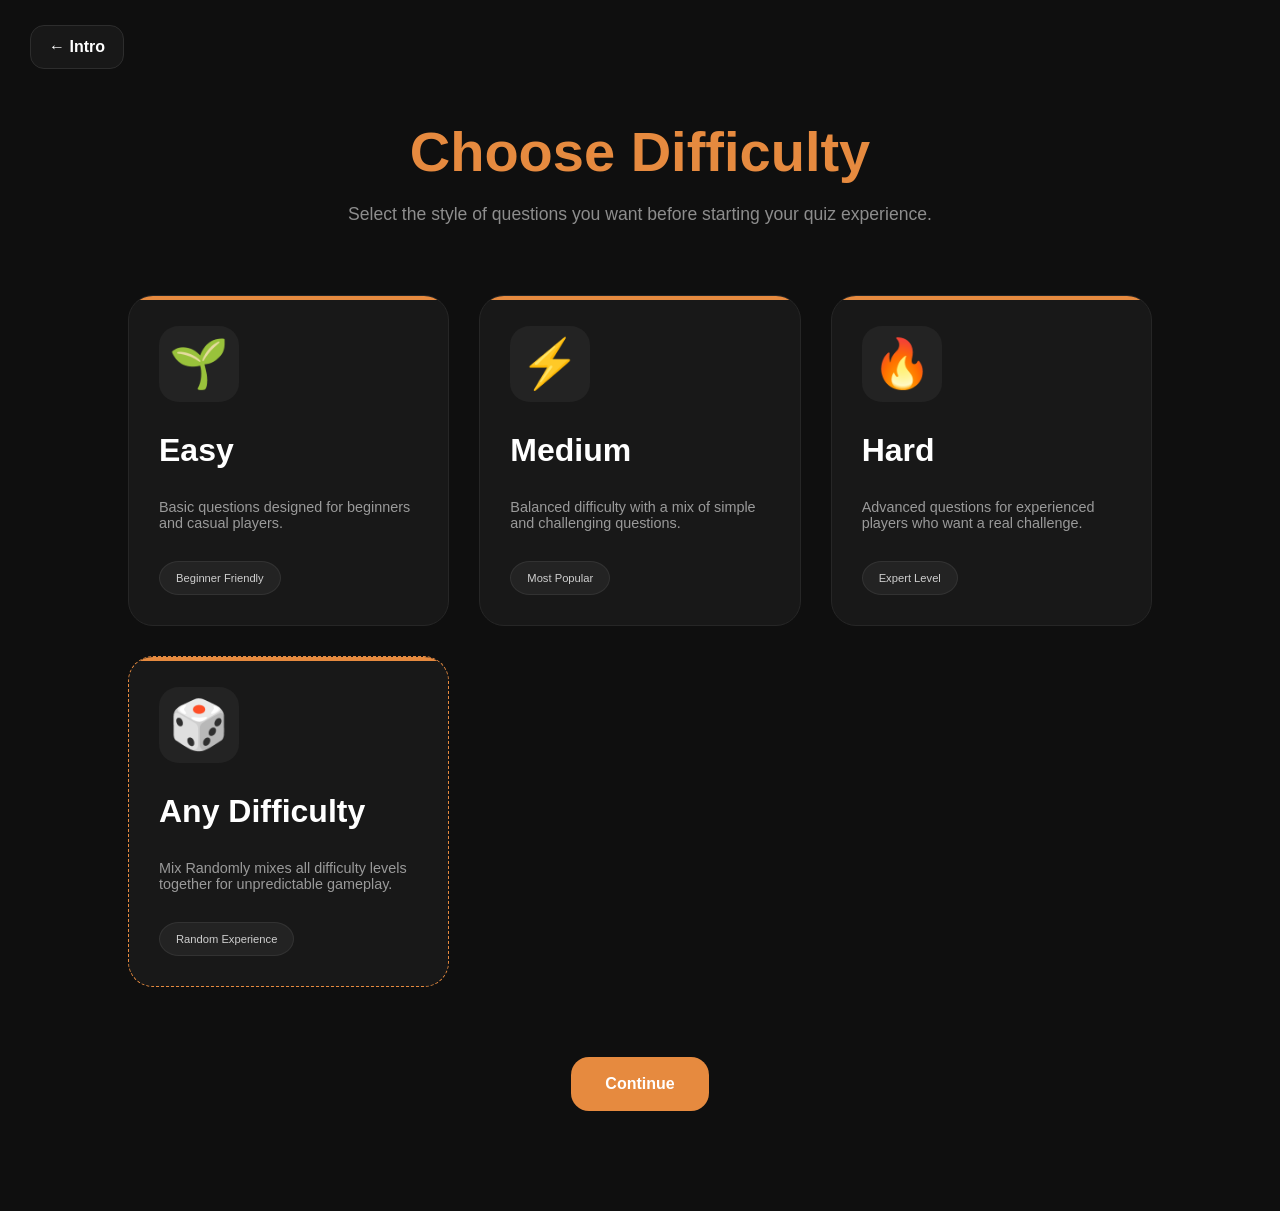
<file: DifficultySelectionPage/DifficultySelectionPage.html>
<!DOCTYPE html>
<html lang="en">

<head>

    <meta charset="UTF-8">
    <meta name="viewport" content="width=device-width, initial-scale=1.0">

    <title>Difficulty Selection Page</title>

    <!-- Linking CSS File -->
    <link rel="stylesheet" href="DifficultySelectionPage.css">

    <!-- Linking JS File -->
    <script defer type="module" src="DifficultySelectionPage.js"></script>

</head>

<body>

    <div id="DifficultySelectionPageBody">

        <button id="DifficultySelectionPageHomeBtn">← Intro</button>

        <h1 id="DifficultySelectionPageHeading1">Choose Difficulty</h1>

        <p id="DifficultySelectionPageParagraph1">Select the style of questions you want before starting your quiz experience.</p>

        <div id="DifficultySelectionPageFormatOptionContainer">

            <!-- Easy -->
            <div class="DifficultySelectionPageFormatOptionContainerItems" data-difficulty="easy">

                <span class="DifficultySelectionPageFormatOptionContainerLogo">🌱</span>

                <h1 class="DifficultySelectionPageFormatOptionContainerHeading">Easy</h1>

                <p class="DifficultySelectionPageFormatOptionContainerParagraph" style="font-size: 0.9em;">Basic questions designed for beginners and casual players.</p>

                <span class="DifficultySelectionPageFormatOneWordSummary">Beginner Friendly</span>

            </div>

            <!-- Medium -->
            <div class="DifficultySelectionPageFormatOptionContainerItems" data-difficulty="medium">

                <span class="DifficultySelectionPageFormatOptionContainerLogo">⚡</span>

                <h1 class="DifficultySelectionPageFormatOptionContainerHeading">Medium</h1>

                <p class="DifficultySelectionPageFormatOptionContainerParagraph" style="font-size: 0.9em;">Balanced difficulty with a mix of simple and challenging questions.</p>

                <span class="DifficultySelectionPageFormatOneWordSummary">Most Popular</span>

            </div>

            <!-- Hard -->
            <div class="DifficultySelectionPageFormatOptionContainerItems" data-difficulty="hard">

                <span class="DifficultySelectionPageFormatOptionContainerLogo">🔥</span>

                <h1 class="DifficultySelectionPageFormatOptionContainerHeading">Hard</h1>

                <p class="DifficultySelectionPageFormatOptionContainerParagraph" style="font-size: 0.9em;">Advanced questions for experienced players who want a real challenge.</p>

                <span class="DifficultySelectionPageFormatOneWordSummary">Expert Level</span>

            </div>

            <!-- Any Difficulty -->
            <div id="AnyFormat" class="DifficultySelectionPageFormatOptionContainerItems" data-difficulty="any">

                <span class="DifficultySelectionPageFormatOptionContainerLogo">🎲</span>

                <h1 class="DifficultySelectionPageFormatOptionContainerHeading">Any Difficulty</h1>

                <p class="DifficultySelectionPageFormatOptionContainerParagraph" style="font-size: 0.9em;">Mix Randomly mixes all difficulty levels together for unpredictable gameplay.</p>

                <span class="DifficultySelectionPageFormatOneWordSummary">Random Experience</span>

            </div>

        </div>

        <button id="DifficultySelectionPageContinueBtn">Continue</button>

    </div>
    
</body>

</html>
</file>
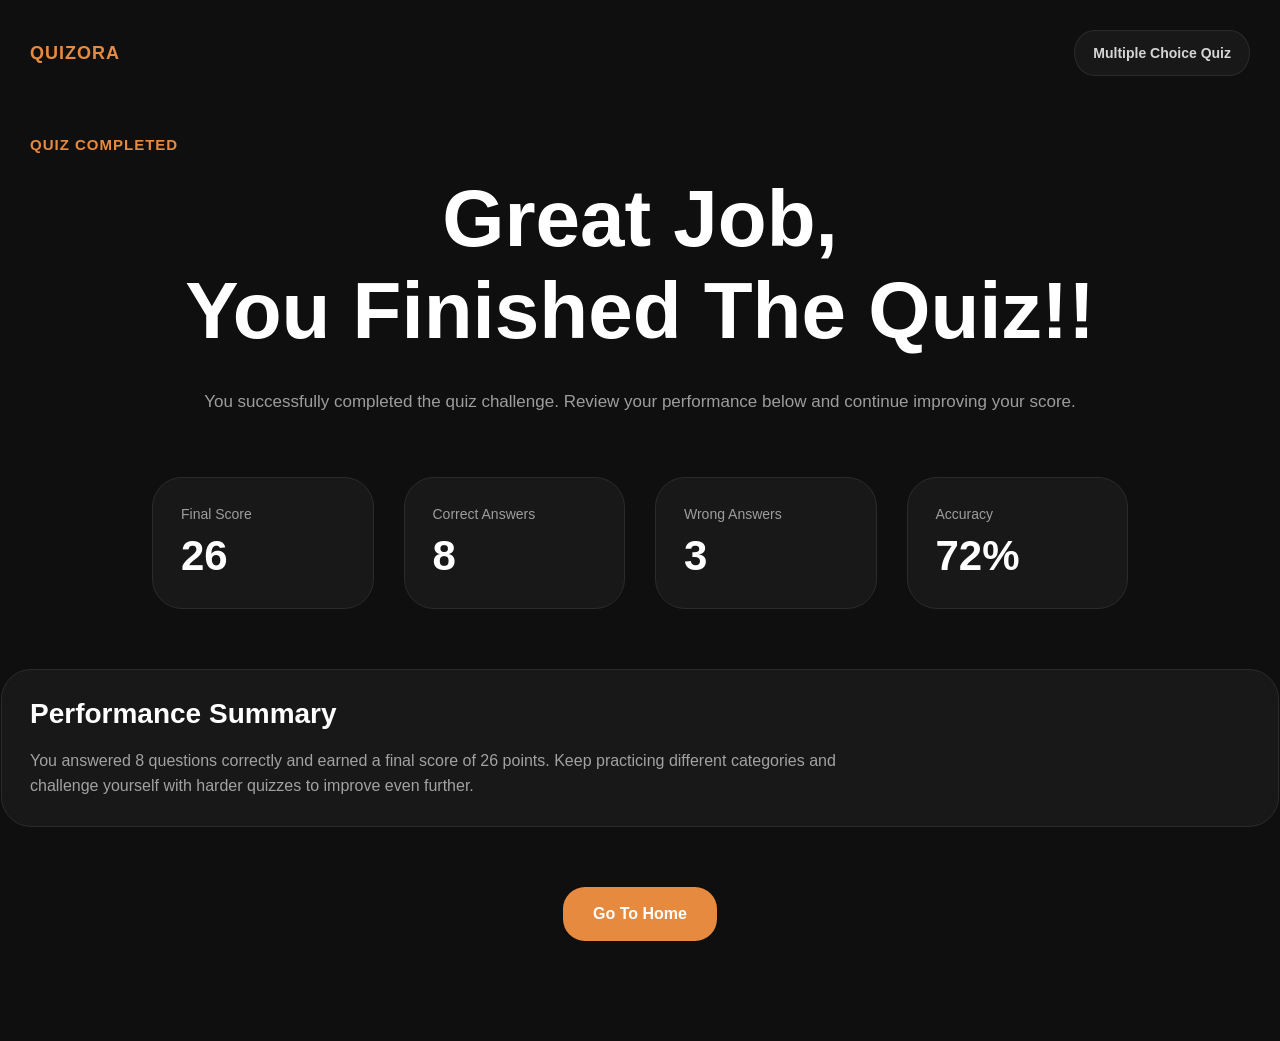
<file: endPage/endPage.html>
<!DOCTYPE html>
<html lang="en">

<head>

    <meta charset="UTF-8">
    <meta name="viewport" content="width=device-width, initial-scale=1.0">

    <title>End page</title>

    <!-- Linking CSS File -->
    <link rel="stylesheet" href="endPage.css">

</head>

<body>

    <div id="endPageBody" style="width: 100vw; min-height: 100vh; box-sizing: border-box; padding: 30px; background-color: #0f0f0f; display: flex; flex-direction: column; justify-content: flex-start; align-items: center;">

        <div style="width: 100%; margin-bottom: 60px; display: flex; flex-direction: row; justify-content: space-between; align-items: center;">

            <span style="font-size: 18px; font-weight: 900; letter-spacing: 1px; color: #e68a3f;">QUIZORA</span>

            <div id="endPageFormatDisplay" style="background-color: #181818; color: #d5d5d5; padding: 14px 18px; margin-left: 30px; border: 1px solid #2a2a2a; font-size: 14px; font-weight: 700; border-radius: 20px / 50%;">Multiple Choice Quiz</div>

        </div>

        <p style="align-self: flex-start; font-size: 15px; font-weight: 800; letter-spacing: 1px; color: #e68a3f; margin-bottom: 20px;">QUIZ COMPLETED</p>

        <p id="endPageText1" style="font-size: 5em; font-weight: 900; color: white;">Great Job,<br>You Finished The Quiz!!</p>

        <p style="max-width: 70vw; margin-top: 30px; margin-bottom: 60px; font-size: 17px; line-height: 30px; color: #9d9d9d;">You successfully completed the quiz challenge. Review your performance below and continue improving your score.</p>

        <div id="endPageGrid" style="width: 80%; margin-bottom: 60px; display: grid; grid-template-rows: repeat(1 , auto); grid-template-columns: repeat(4 , 1fr); gap: 30px;">

            <!-- Final Score -->
            <div style="padding: 28px; border: 1px solid #2b2b2b; border-radius: 30px; background-color: #181818; display: flex; flex-direction: column; justify-content: center; align-items: flex-start; gap: 10px;">

                <p style="text-align: left; font-size: 14px; color: #9d9d9d;">Final Score</p>

                <div id="endPageFinalScore" style="text-align: left; font-size: 42px; font-weight: 900; color: white;">26</div>

            </div>

            <!-- Correct Answers -->
            <div style="padding: 28px; border: 1px solid #2b2b2b; border-radius: 30px; background-color: #181818; display: flex; flex-direction: column; justify-content: center; align-items: flex-start; gap: 10px;">

                <p style="text-align: left; font-size: 14px; color: #9d9d9d;">Correct Answers</p>

                <div id="endPageCorrectAnswers" style="text-align: left; font-size: 42px; font-weight: 900; color: white;">8</div>

            </div>

            <!-- Wrong Answers -->
            <div style="padding: 28px; border: 1px solid #2b2b2b; border-radius: 30px; background-color: #181818; display: flex; flex-direction: column; justify-content: center; align-items: flex-start; gap: 10px;">

                <p style="text-align: left; font-size: 14px; color: #9d9d9d;">Wrong Answers</p>

                <div id="endPageWrongAnswers" style="text-align: left; font-size: 42px; font-weight: 900; color: white;">3</div>

            </div>

            <!-- Accuracy -->
            <div style="padding: 28px; border: 1px solid #2b2b2b; border-radius: 30px; background-color: #181818; display: flex; flex-direction: column; justify-content: center; align-items: flex-start; gap: 10px;">

                <p style="text-align: left; font-size: 14px; color: #9d9d9d;">Accuracy</p>

                <div id="endPageAccuracy" style="text-align: left; font-size: 42px; font-weight: 900; color: white;">72%</div>

            </div>

        </div>

        <div style="padding: 28px; border: 1px solid #2b2b2b; border-radius: 30px; background-color: #181818; display: flex; flex-direction: column; justify-content: center; align-items: flex-start; gap: 18px; width: 100%; margin-bottom: 60px;">

            <h1 id="endPagePerformanceSummaryHeading" style="font-size: 28px; font-weight: 800; text-align: left; color: white;">Performance Summary</h1>

            <p id="endPageSummary" style="font-size: 16px; line-height: 25px; text-align: left; max-width: 70%; color: #a2a2a2;">You answered 8 questions correctly and earned a final score of 26 points. Keep practicing different categories and challenge yourself with harder quizzes to improve even further.</p>

        </div>

        <div style="display: flex; flex-direction: row; justify-content: center; align-items: center; gap: 30px; flex-wrap: wrap; margin-bottom: 70px;">
            
            <button id="endPageGoToHomeBtn" style="background-color: #e68a3f; color: white; padding: 18px 30px; border: none; border-radius: 22px; font-size: 16px; font-weight: 800; cursor: pointer; transition: all 0.2s ease 0s;">Go To Home</button>

        </div>

    </div>
    
</body>
</html>
</file>
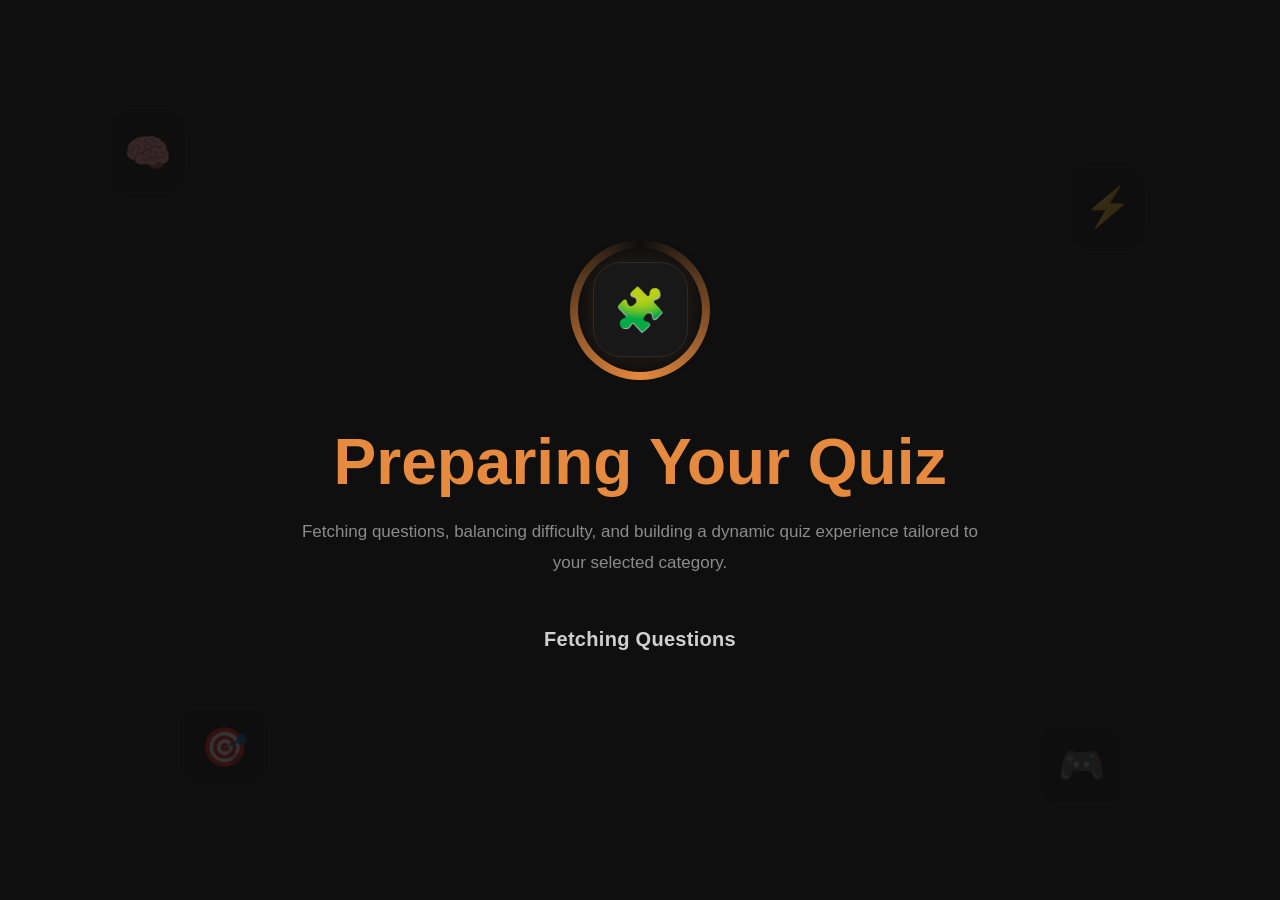
<file: loadingScreen/loadingScreen.html>
<!-- 
    Note:
    The loading screen was AI-generated and not originally designed by me.

    However, the complete project implementation —
    including the quiz logic, API integration,
    state management, UI flow, and overall development —
    was fully built by me.
-->
<!DOCTYPE html>
<html lang="en">

<head>

    <meta charset="UTF-8">
    <meta name="viewport" content="width=device-width, initial-scale=1.0">

    <title>Loading Screen</title>

    <!-- Linking CSS File -->
    <link rel="stylesheet" href="loadingScreen.css">

    <!-- Linking JS File -->
    <script defer type="module" src="loadingScreen.js"></script>

</head>

<body>

    <div id="loadingScreenBody">

        <!-- FLOATERS -->

        <div class="float-card card1">🧠</div>
        <div class="float-card card2">⚡</div>
        <div class="float-card card3">🎯</div>
        <div class="float-card card4">🎮</div>

        <!-- MAIN -->

        <div class="loading-container">

            <!-- LOADER -->

            <div class="loader-ring">

                <div class="loader-icon">
                    🧩
                </div>

            </div>

            <!-- TITLE -->

            <h1 class="title">
                Preparing Your Quiz
            </h1>

            <!-- TEXT -->

            <p class="description">

                Fetching questions, balancing difficulty, and building a dynamic quiz experience tailored to your selected category.

            </p>

            <!-- STATUS -->

            <div class="status">

                <span id="loadingText" class="dots">
                    Fetching Questions
                </span>

            </div>

        </div>

        <!-- Adding JS here Dynamically -->
        <script></script>

    </div>
    
</body>

</html>
</file>
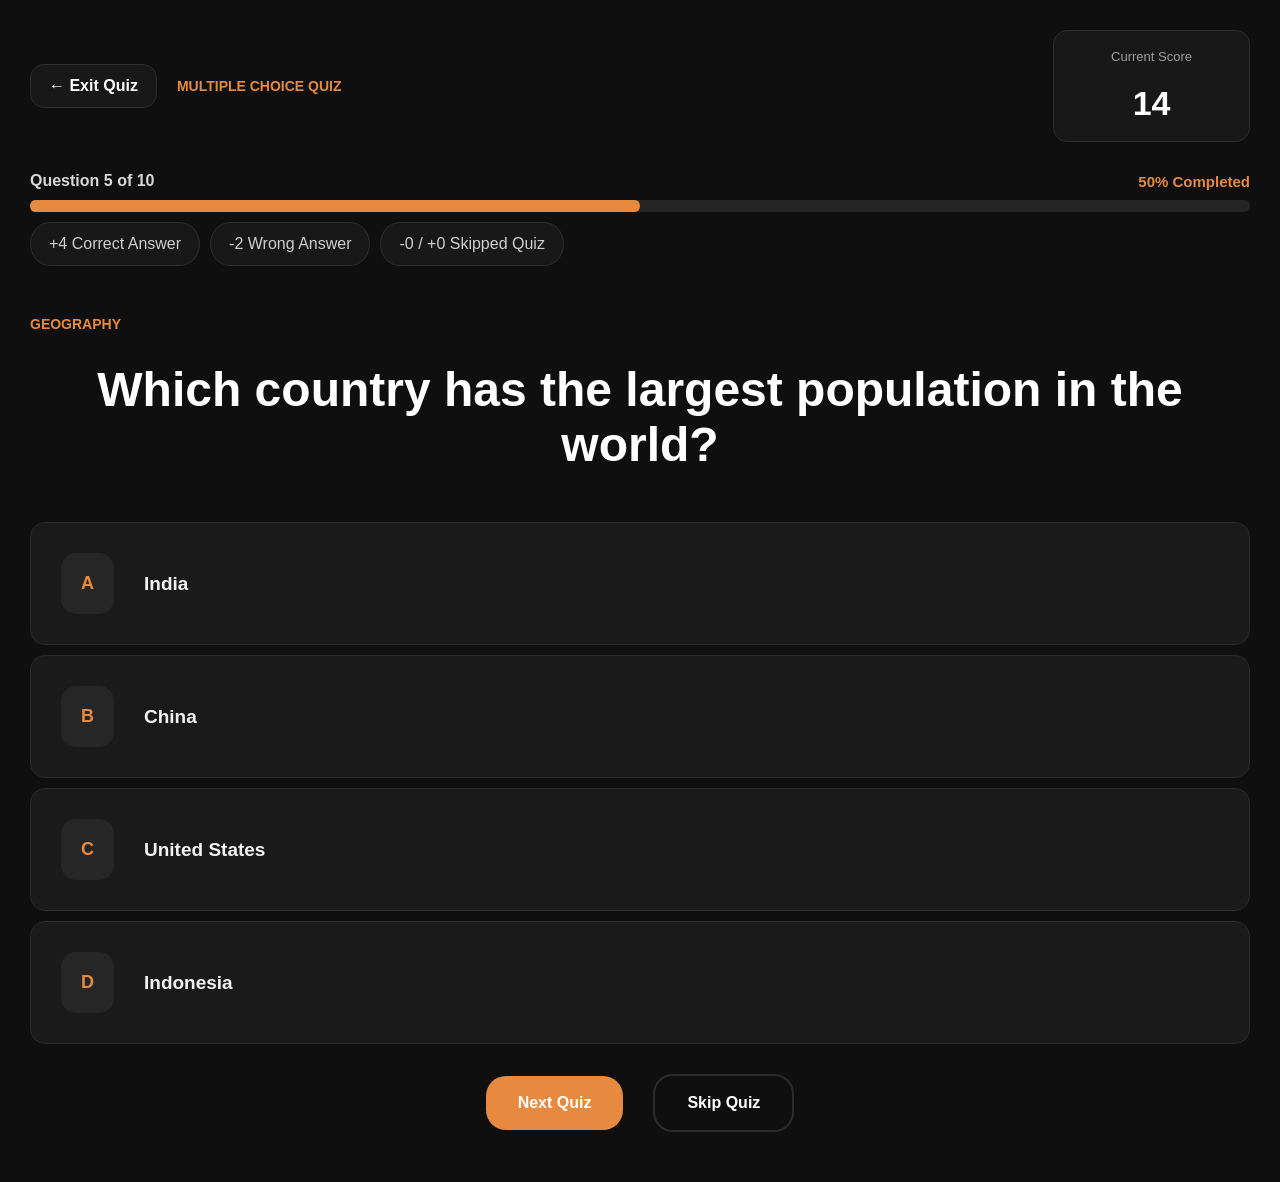
<file: MCQ/MCQ.html>
<!DOCTYPE html>
<html lang="en">

<head>

    <meta charset="UTF-8">
    <meta name="viewport" content="width=, initial-scale=1.0">

    <title>MCQ</title>

    <!-- Linking CSS File -->
    <link rel="stylesheet" href="MCQ.css">

    <!-- Linking JS File -->
    <script defer type="module" src="MCQ.js"></script>

</head>

<body>

    <div id="MCQBody">

        <!-- MCQ Head -->
        <div id="MCQHead">

            <button id="MCQExitQuizBtn">← Exit Quiz</button>

            <!-- Multiple Choice Quiz || True / False Quiz || Mixed Type Quiz -->
            <span id="MCQCategory">Multiple Choice Quiz</span>

            <div id="MCQScoreBoard" style="border: 1px solid #2d2d2d; border-radius: 14px; background-color: #181818; padding: 18px 57px; margin-left: auto;">

                <span style="color: #9d9d9d; font-size: 13px;">Current Score</span>

                <span id="score" style="font-size: 34px; font-weight: 900; color: white;">14</span>

            </div>

        </div>

        <!-- Progress Section -->

        <!-- Progress Section Head -->
        <div id="progressBarHead" style="display: flex; flex-direction: row; justify-content: space-between; align-items: center; width: 100vw; box-sizing: border-box; padding-left: 30px; padding-right: 30px;">

            <span id="questionRepresentationNumber" style="font-size: 16px; font-weight: 700; color: #d8d8d8;">Question 5 of 10</span>

            <span id="questionRepresentationPercentage" style="font-size: 15px; font-weight: 800; color: #e68a3f; margin-left: 15px;">50% Completed</span>

        </div>

        <!-- Actuall Progress Bar -->
        <div id="progressBarContainer" style="box-sizing: border-box; margin-top: 10px; height: 12px; width: calc(100vw - 60px); border-radius: 5px / 50%; background-color: #252525; display: flex; flex-direction: row; justify-content: flex-start; align-items: center">

            <div id="pregressBarContent" style="height: 12px; width: 50%; border-radius: 5px / 50%; background-color: #e68a3f;"></div>

        </div>

        <!-- Score Calc Rules -->
        <div style="box-sizing: border-box; margin-top: 10px; padding-left: 30px; padding-right: 30px; width: 100vw; display: flex; flex-direction: row; justify-content: flex-start; align-items: center; gap: 10px; flex-wrap: wrap;">

            <span style="border: 1px solid #2d2d2d; border-radius: 20px / 50%; padding: 12px 18px; background-color: #181818; color: #cfcfcf;">+4 Correct Answer</span>

            <span style="border: 1px solid #2d2d2d; border-radius: 20px / 50%; padding: 12px 18px; background-color: #181818; color: #cfcfcf;">-2 Wrong Answer</span>

            <span style="border: 1px solid #2d2d2d; border-radius: 20px / 50%; padding: 12px 18px; background-color: #181818; color: #cfcfcf;">-0 / +0 Skipped Quiz</span>

        </div>

        <!-- Category Display -->
        <div id="MCQCategoriesDisplay" style="align-self: flex-start; text-transform: uppercase; font-weight: 900; font-size: 14px; color: #e68a3f; margin-left: 30px; margin-top: 50px; margin-bottom: 30px;">Geography</div>

        <!-- Question Display -->
        <p id="question" style="font-size: 3em; font-weight: 900; color: white; max-width: calc(100vw - 60px);">Which country has the largest population in the world?</p>

        <!-- Option 1 -->
        <div id="option1" class="options" style="display: flex; flex-direction: row; justify-content: flex-start; align-items: center; gap: 30px; box-sizing: border-box; padding: 30px; width: calc(100vw - 60px); background-color: #1a1a1a; border: 1px solid #2b2b2b; cursor: pointer; border-radius: 15px; margin-top: 50px;">

            <div style="display: flex; flex-direction: row; justify-content: center; align-items: center; font-weight: 900; font-size: 18px; background-color: #262626; color: #e68a3f; padding: 20px; border-radius: 15px;">A</div>

            <div style="font-size: 19px; font-weight: 600; color: #f2f2f2;">India</div>

        </div>

        <!-- Option 2 -->
        <div id="option2" class="options" style="display: flex; flex-direction: row; justify-content: flex-start; align-items: center; gap: 30px; box-sizing: border-box; padding: 30px; width: calc(100vw - 60px); background-color: #1a1a1a; border: 1px solid #2b2b2b; cursor: pointer; border-radius: 15px; margin-top: 10px;">

            <div style="display: flex; flex-direction: row; justify-content: center; align-items: center; font-weight: 900; font-size: 18px; background-color: #262626; color: #e68a3f; padding: 20px; border-radius: 15px;">B</div>

            <div style="font-size: 19px; font-weight: 600; color: #f2f2f2;">China</div>

        </div>

        <!-- Option 3 -->
        <div id="option3" class="options" style="display: flex; flex-direction: row; justify-content: flex-start; align-items: center; gap: 30px; box-sizing: border-box; padding: 30px; width: calc(100vw - 60px); background-color: #1a1a1a; border: 1px solid #2b2b2b; cursor: pointer; border-radius: 15px; margin-top: 10px;">

            <div style="display: flex; flex-direction: row; justify-content: center; align-items: center; font-weight: 900; font-size: 18px; background-color: #262626; color: #e68a3f; padding: 20px; border-radius: 15px;">C</div>

            <div style="font-size: 19px; font-weight: 600; color: #f2f2f2;">United States</div>

        </div>

        <!-- Option 4 -->
        <div id="option4" class="options" style="display: flex; flex-direction: row; justify-content: flex-start; align-items: center; gap: 30px; box-sizing: border-box; padding: 30px; width: calc(100vw - 60px); background-color: #1a1a1a; border: 1px solid #2b2b2b; cursor: pointer; border-radius: 15px; margin-top: 10px;">

            <div style="display: flex; flex-direction: row; justify-content: center; align-items: center; font-weight: 900; font-size: 18px; background-color: #262626; color: #e68a3f; padding: 20px; border-radius: 15px;">D</div>

            <div style="font-size: 19px; font-weight: 600; color: #f2f2f2;">Indonesia</div>

        </div>

        <!-- Next Question Btn -->
        <div style="display: flex; flex-direction: row; justify-content: center; align-items: center; gap: 30px; flex-wrap: wrap; margin-left: 30px; margin-right: 30px; margin-top: 30px; margin-bottom: 50px;">

            <button id="MCQNextQuizBtn" style="border: none; background-color: #e68a3f; color: white; padding: 18px 32px; border-radius: 20px; cursor: pointer; font-size: 16px; font-weight: 800;">Next Quiz</button>

            <button id="MCQSkipQuizBtn" style="border: 2px solid rgb(44, 44, 44); background-color: inherit; color: white; padding: 18px 32px; border-radius: 20px; cursor: pointer; font-size: 16px; font-weight: 800;">Skip Quiz</button>

        </div>

    </div>
    
</body>

</html>
</file>
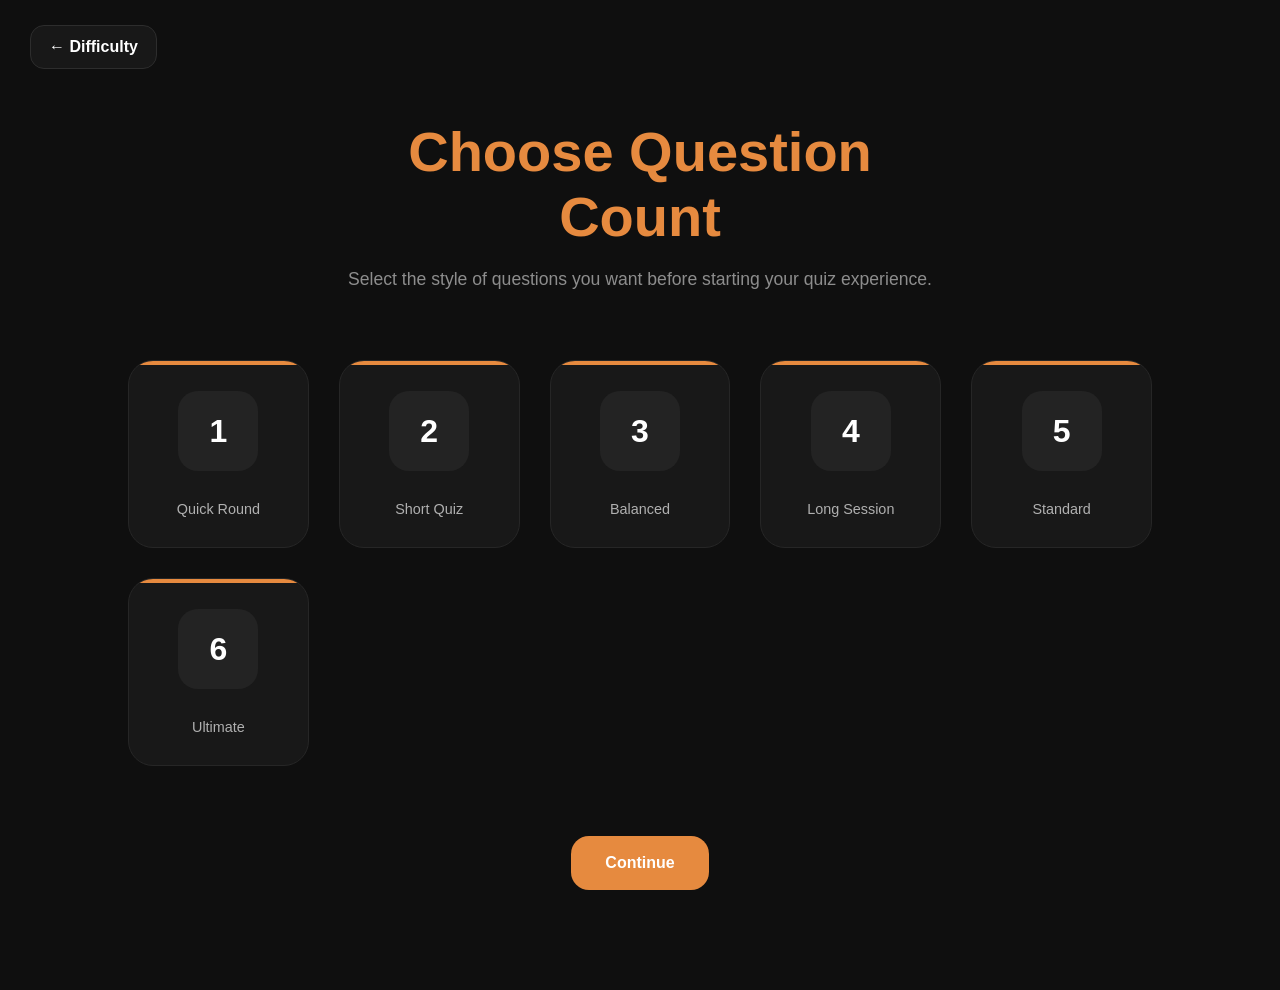
<file: QuizCountSelectionPage/QuizCountSelectionPage.html>
<!DOCTYPE html>
<html lang="en">

<head>

    <meta charset="UTF-8">
    <meta name="viewport" content="width=device-width, initial-scale=1.0">

    <title>Quiz Count Selection Page</title>

    <!-- Linking CSS Files -->
    <link rel="stylesheet" href="QuizCountSelectionPage.css">

    <!-- Linking JS Files -->
    <script defer type="module" src="QuizCountSelectionPage.js"></script>

</head>

<body>

    <div id="QuizCountSelectionPageBody">

        <button id="QuizCountSelectionPageDifficultyBtn">← Difficulty</button>

        <h1 id="QuizCountSelectionPageHeading1">Choose Question</h1>
        <h1 id="QuizCountSelectionPageHeading2">Count</h1>

        <p id="QuizCountSelectionPageParagraph1">Select the style of questions you want before starting your quiz experience.</p>

        <div id="QuizCountSelectionPageQuizCountContainer">

            <!-- 1 -->
            <div class="QuizCountSelectionPageQuizCountContainerItems" data-count="1">

                <span class="QuizCountSelectionPageQuizCountContainerLogo">1</span>

                <p class="QuizCountSelectionPageQuizCountContainerParagraph" style="font-size: 0.9em;">Quick Round</p>

            </div>

            <!-- 2 -->
            <div class="QuizCountSelectionPageQuizCountContainerItems" data-count="2">

                <span class="QuizCountSelectionPageQuizCountContainerLogo">2</span>

                <p class="QuizCountSelectionPageQuizCountContainerParagraph" style="font-size: 0.9em;">Short Quiz</p>

            </div>

            <!-- 3 -->
            <div class="QuizCountSelectionPageQuizCountContainerItems" data-count="3">

                <span class="QuizCountSelectionPageQuizCountContainerLogo">3</span>

                <p class="QuizCountSelectionPageQuizCountContainerParagraph" style="font-size: 0.9em;">Balanced</p>

            </div>

            <!-- 4 -->
            <div class="QuizCountSelectionPageQuizCountContainerItems" data-count="4">

                <span class="QuizCountSelectionPageQuizCountContainerLogo">4</span>

                <p class="QuizCountSelectionPageQuizCountContainerParagraph" style="font-size: 0.9em;">Long Session</p>

            </div>

            <!-- 5 -->
            <div class="QuizCountSelectionPageQuizCountContainerItems" data-count="5">

                <span class="QuizCountSelectionPageQuizCountContainerLogo">5</span>

                <p class="QuizCountSelectionPageQuizCountContainerParagraph" style="font-size: 0.9em;">Standard</p>

            </div>

            <!-- 6 -->
            <div class="QuizCountSelectionPageQuizCountContainerItems" data-count="6">

                <span class="QuizCountSelectionPageQuizCountContainerLogo">6</span>

                <p class="QuizCountSelectionPageQuizCountContainerParagraph" style="font-size: 0.9em;">Ultimate</p>

            </div>

        </div>

        <button id="QuizCountSelectionPageContinueBtn">Continue</button>

    </div>
    
</body>

</html>
</file>
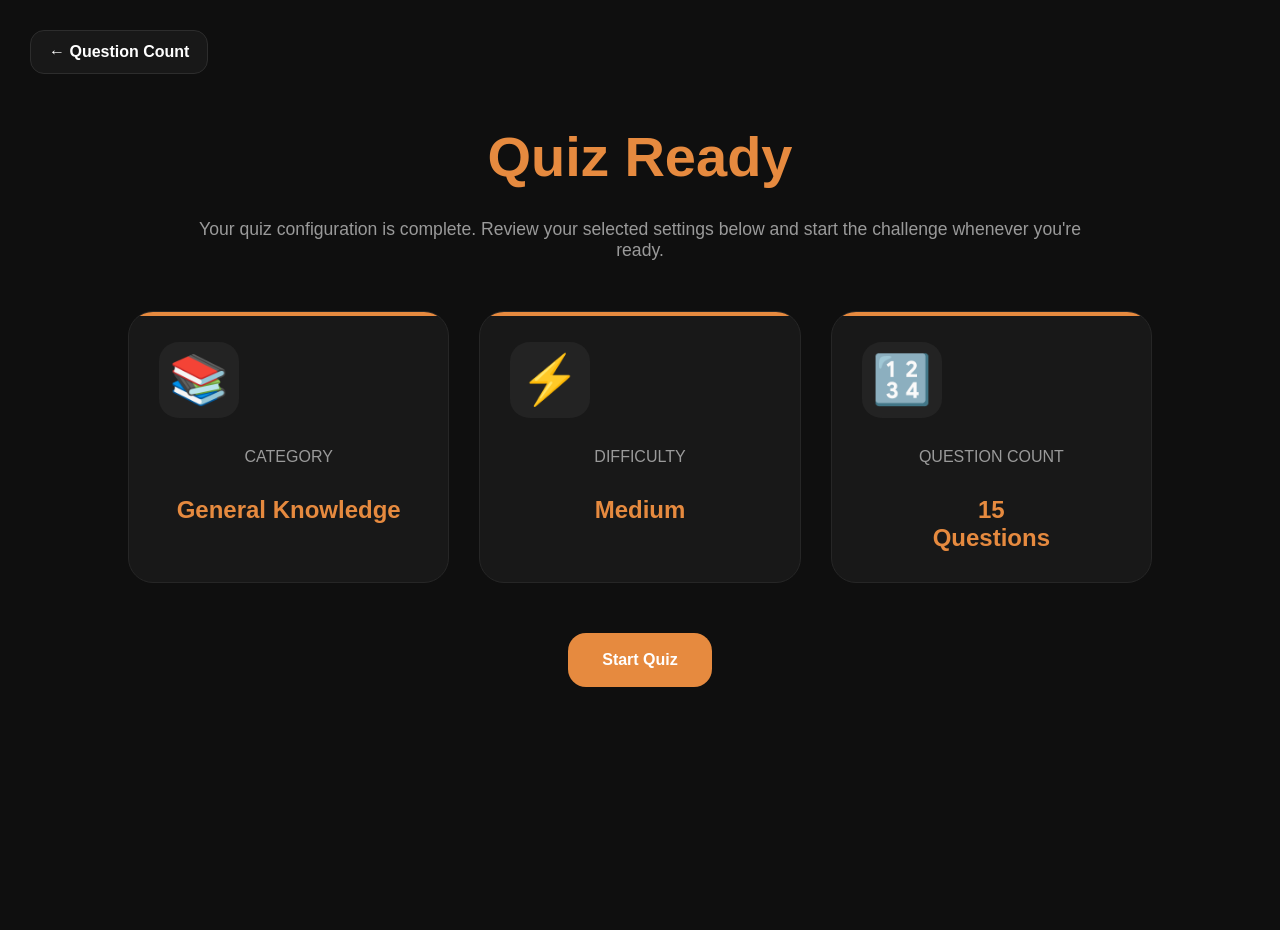
<file: StartQuizPage/StartQuizPage.html>
<!DOCTYPE html>
<html lang="en">

<head>

    <meta charset="UTF-8">
    <meta name="viewport" content="width=device-width, initial-scale=1.0">

    <title>Start Quiz Page</title>

    <!-- Linking CSS File -->
    <link rel="stylesheet" href="StartQuizPage.css">

</head>

<body>

    <div id="StartQuizPageBody">

        <button id="StartQuizPageQuestionCountBtn">← Question Count</button>

        <h1 id="StartQuizPageHeading1">Quiz Ready</h1>

        <p id="StartQuizPageParagraph1">Your quiz configuration is complete. Review your selected settings below and start the challenge whenever you're ready.</p>

        <div id="StartQuizPageCardConatiner">

            <!-- All the pre-written content in these all items is just to see how CSS Would affect it , In Real it will be updated dynamically via JS -->

            <!-- CATEGORY -->
            <div class="StartQuizPageCardConatinerItems">

                <span class="StartQuizPageCardConatinerLogo">📚</span>

                <p class="StartQuizPageCardConatinerParagraph">CATEGORY</p>

                <h1 class="StartQuizPageCardConatinerHeading">General Knowledge</h1>

            </div>

            <!-- FORMAT -->
            <div class="StartQuizPageCardConatinerItems" style="display: none;">

                <span class="StartQuizPageCardConatinerLogo">📝</span>

                <p class="StartQuizPageCardConatinerParagraph">FORMAT</p>

                <h1 class="StartQuizPageCardConatinerHeading">Multiple Choice</h1>

            </div>

            <!-- DIFFICULTY -->
            <div class="StartQuizPageCardConatinerItems">

                <span class="StartQuizPageCardConatinerLogo">⚡</span>

                <p class="StartQuizPageCardConatinerParagraph">DIFFICULTY</p>

                <h1 class="StartQuizPageCardConatinerHeading">Medium</h1>

            </div>

            <!-- QUESTION COUNT -->
            <div class="StartQuizPageCardConatinerItems">

                <span class="StartQuizPageCardConatinerLogo">🔢</span>

                <p class="StartQuizPageCardConatinerParagraph">QUESTION COUNT</p>

                <h1 class="StartQuizPageCardConatinerHeading">15<br>Questions</h1>

            </div>

        </div>

        <button id="StartQuizPageStartQuizBtn">Start Quiz</button>

    </div>
    
</body>

</html>
</file>
<file: HomePage/style.css>
/* Homepage styles */

* {
    padding: 0;
    margin: 0;
    font-family: 'Quicksand', sans-serif;
    text-align: center;
}

body {
    width: 100vw;
    min-height: 100vh;
}

/* HomePage Body */
#homepageBody {
    min-height: 100vh;
    width: 100vw;

    background-color: rgb(15, 15, 15);

    display: flex;
    flex-direction: column;
    justify-content: space-between;
    align-items: center;
}

/* HomePage Header */
/* HomePage NavBar */
#homepageNavBar {
    width: 100vw;
    box-sizing: border-box;
    padding: 20px 30px 20px 30px;
    border-bottom: 2px solid rgb(30, 30, 30);

    display: flex;
    flex-direction: row;
    justify-content: space-between;
    align-items: center;
    gap: 40px;
}

/* HomePage Quizora Logo -> 1 & 2 */
#homepageQuizoraLogo1 , #homepageQuizoraLogo2 {
    font-size: 1.7em;
    font-weight: 900;
}

/* HomePage Quizora Logo -> 1 */
#homepageQuizoraLogo1 {
    color: rgb(245, 245, 245);
}

/* HomePage Quizora Logo -> 2 */
#homepageQuizoraLogo2 {
    color: rgb(206, 145, 89);
}

/* HomePage Navbar Options Container */
#homepageNavbarOptionsContainer {
    display: flex;
    flex-direction: row;
    justify-content: center;
    align-items: center;
    flex-wrap: wrap;
    gap: 20px 40px;
}

/* HomePage Navbar Options */
.homepageNavbarOptions {
    color: rgb(162, 162, 162);

    cursor: pointer;

    transition: all 0.2s ease;
}

/* Hover */
.homepageNavbarOptions:hover {
    color: rgb(255, 255, 255);
}

/* Active */
.homepageNavbarOptions:active {
    opacity: 0.7;
}

/* HomePage Main */
#homepageMain {
    background-color: inherit;

    padding-top: 40px;

    display: flex;
    flex-direction: column;
    justify-content: center;
    align-items: center;
}

/* HomePage Heading */
#homepageHeading1 , #homepageHeading2 , #homepageHeading3 {
    margin-left: 20px;
    margin-right: 20px;
    font-size: 4em;
    text-align: center;
}

#homepageHeading1 , #homepageHeading2 {
    color: rgb(245, 245, 245);
}

#homepageHeading3 {
    color: rgb(206, 145, 89);
}

/* HomePage Intro Text */
#homepageIntroText {
    max-width: 60vw;
    margin-top: 30px;

    color: rgb(163, 163, 163);

    font-size: 1.1em;
    text-align: center;
    text-align: center;
}

/* HomePage Btns Container */
#homepageBtnsContainer {
    margin-top: 30px;

    display: flex;
    flex-direction: row;
    justify-content: center;
    align-items: center;
    flex-wrap: wrap;
    gap: 20px;
}

/* HomePage Start Quize Btn */
#homepageStartQuizeBtn {
    background-color: rgb(206, 145, 89);
    color: rgb(255, 255, 255);

    padding: 10px 30px 10px 30px;
    border: none;
    border-radius: 15px;
    margin-left: 20px;
    margin-right: 20px;

    font-size: 1.3em;
    font-weight: 900;

    cursor: pointer;
    transition: all 0.2s ease;
}

/* Hover */
#homepageStartQuizeBtn:hover {
    background-color: rgb(221, 160, 103);
}

/* Active */
#homepageStartQuizeBtn:active {
    transform: scale(0.97);
}

/* HomePage Explore Categories Btn */
#homepageExploreCategoriesBtn {
    background-color: inherit;
    color: rgb(255, 255, 255);

    padding: 10px 30px 10px 30px;
    border: none;
    border: 2px solid rgb(44, 44, 44);
    border-radius: 15px;
    margin-left: 20px;
    margin-right: 20px;

    font-size: 1.3em;
    font-weight: 900;

    cursor: pointer;
    transition: all 0.2s ease;
}

/* Hover */
#homepageExploreCategoriesBtn:hover {
    background-color: rgb(25, 25, 25);
    border-color: rgb(70, 70, 70);
}

/* Active */
#homepageExploreCategoriesBtn:active {
    transform: scale(0.97);
}

/* HomePage Footer */
#homepageFooter {
    width: 100vw;
    box-sizing: border-box;
    padding: 40px 20px 40px 20px;

    display: flex;
    flex-direction: row;
    justify-content: space-evenly;
    align-items: center;
    flex-wrap: wrap;
    gap: 30px 60px;
}

/* Footer Items Head */
.footerItemsHead {
    font-size: 3em;
    font-weight: 900;
    color: rgb(206, 145, 89);
}

.footerItemsHeadFooter {
    color: rgb(163, 163, 163);
    font-size: 1.3em;
}
</file>
<file: AboutPage/about.css>
/* Aboutpage Styling */

* {
    padding: 0;
    margin: 0;
    font-family: 'Quicksand', sans-serif;
    text-align: center;
}

body {
    min-height: 100vh;
    width: 100vw;

    background-color: rgb(15, 15, 15);
}

/* About Page Body */
#aboutPageBody {
    min-height: 100vh;
    width: 100vw;

    background-color: rgb(15, 15, 15);
    
    display: flex;
    flex-direction: column;
    justify-content: space-between;
    align-items: center;
}

/* HomePage Header */
/* HomePage NavBar */
#homepageNavBar {
    width: 100vw;
    box-sizing: border-box;
    padding: 20px 30px 20px 30px;
    border-bottom: 2px solid rgb(30, 30, 30);

    display: flex;
    flex-direction: row;
    justify-content: space-between;
    align-items: center;
    gap: 40px;
}

/* HomePage Quizora Logo -> 1 & 2 */
#homepageQuizoraLogo1 , #homepageQuizoraLogo2 {
    font-size: 1.7em;
    font-weight: 900;
}

/* HomePage Quizora Logo -> 1 */
#homepageQuizoraLogo1 {
    color: rgb(245, 245, 245);
}

/* HomePage Quizora Logo -> 2 */
#homepageQuizoraLogo2 {
    color: rgb(206, 145, 89);
}

/* HomePage Navbar Options Container */
#homepageNavbarOptionsContainer {
    display: flex;
    flex-direction: row;
    justify-content: center;
    align-items: center;
    flex-wrap: wrap;
    gap: 20px 40px;
}

/* HomePage Navbar Options */
.homepageNavbarOptions {
    color: rgb(162, 162, 162);

    cursor: pointer;

    transition: all 0.2s ease;
}

/* Hover */
.homepageNavbarOptions:hover {
    color: rgb(255, 255, 255);
}

/* Active */
.homepageNavbarOptions:active {
    opacity: 0.7;
}

/* About Page Heading -> 1 */
#aboutPageHeading1 {
    margin-top: 50px;
    margin-left: 20px;
    margin-right: 20px;

    font-size: 4em;
    font-weight: 900;
}

/* About Page Intro Paragraph -> 1 */
#aboutPageIntroParagraph1 {
    margin-bottom: 30px;
    margin-left: 20px;
    margin-right: 20px;

    color: rgb(163, 163, 163);

    font-size: 1.1em;
    text-align: center;

    max-width: 60vw;
}

/* HomePage Btns Container */
#homepageBtnsContainer {
    margin-top: 30px;

    display: flex;
    flex-direction: row;
    justify-content: center;
    align-items: center;
    flex-wrap: wrap;
    gap: 20px;
}

/* HomePage Start Quize Btn */
#homepageStartQuizeBtn {
    background-color: rgb(206, 145, 89);
    color: rgb(255, 255, 255);

    padding: 10px 30px 10px 30px;
    border: none;
    border-radius: 15px;
    margin-left: 20px;
    margin-right: 20px;

    font-size: 1.3em;
    font-weight: 900;

    cursor: pointer;
    transition: all 0.2s ease;
}

/* Hover */
#homepageStartQuizeBtn:hover {
    background-color: rgb(221, 160, 103);
}

/* Active */
#homepageStartQuizeBtn:active {
    transform: scale(0.97);
}

/* HomePage Explore Categories Btn */
#homepageExploreCategoriesBtn {
    background-color: inherit;
    color: rgb(255, 255, 255);

    padding: 10px 30px 10px 30px;
    border: none;
    border: 2px solid rgb(44, 44, 44);
    border-radius: 15px;
    margin-left: 20px;
    margin-right: 20px;

    font-size: 1.3em;
    font-weight: 900;

    cursor: pointer;
    transition: all 0.2s ease;
}

/* Hover */
#homepageExploreCategoriesBtn:hover {
    background-color: rgb(25, 25, 25);
    border-color: rgb(70, 70, 70);
}

/* Active */
#homepageExploreCategoriesBtn:active {
    transform: scale(0.97);
}

/* HomePage Footer */
#homepageFooter {
    width: 100vw;
    box-sizing: border-box;
    padding: 40px 20px 40px 20px;

    display: flex;
    flex-direction: row;
    justify-content: space-evenly;
    align-items: center;
    flex-wrap: wrap;
    gap: 30px 60px;
}

/* Footer Items Head */
.footerItemsHead {
    font-size: 3em;
    font-weight: 900;
    color: rgb(206, 145, 89);
}

.footerItemsHeadFooter {
    color: rgb(163, 163, 163);
    font-size: 1.3em;
}

/* About Page Heading -> 2 */
#aboutPageHeading2 {
    margin-top: 50px;
    margin-left: 20px;
    margin-right: 20px;

    font-size: 3.5em;
    font-weight: 900;

    color: rgb(245, 245, 245)
}

/* About Page Intro Paragraph -> 2 */
#aboutPageIntroParagraph2 {
    margin-left: 20px;
    margin-right: 20px;

    color: rgb(163, 163, 163);

    font-size: 1.1em;
    text-align: center;

    max-width: 60vw;
}

/* About Page Features Card Container */
#aboutPageFeaturesCardContainer {
    width: 100vw;
    
    margin-top: 100px;

    box-sizing: border-box;
    padding-left: 30px;
    padding-right: 30px;

    display: grid;
    grid-template-rows: auto;
    grid-template-columns: repeat(4 , 1fr);
    gap: 30px;
}

@media (max-width: 1083px) {
    #aboutPageFeaturesCardContainer {
        grid-template-rows: repeat(2 , auto);
        grid-template-columns: repeat(3 , 1fr);
    }
}

@media (max-width: 792px) {
    #aboutPageFeaturesCardContainer {
        grid-template-rows: repeat(2 , auto);
        grid-template-columns: repeat(2 , 1fr);
    }
}

@media (max-width: 520px) {
    #aboutPageFeaturesCardContainer {
        grid-template-rows: repeat(4 , auto);
        grid-template-columns: repeat(1 , 1fr);
    }
}

/* About Page Features Card Container Itmes */
.aboutPageFeaturesCardContainerItmes {
    background: #181818;

    border: 1px solid #262626;
    border-radius: 25px;
    box-sizing: border-box;
    padding: 30px;

    display: flex;
    flex-direction: column;
    justify-content: space-between;
    align-items: flex-start;
    gap: 30px;
    z-index: 1;

    transition: all 0.2s ease;
}

.aboutPageFeaturesCardContainerItmes:hover {

    transform:translateY(-6px);
    border-color:#383838;

}

/* About Page Features Card Container Itmes Icons */
.aboutPageFeaturesCardContainerItmesIcons {

    background: #232323;

    font-size: 3em;

    padding: 10px;
    border-radius: 25%;
}

/* About Page Features Card Container Itmes Headings */
.aboutPageFeaturesCardContainerItmesHeadings {
    text-align: left;
    font-size: 1.5em;
    font-weight: 900;

    color: white;
}

/* About Page Features Card Container Itmes Descriptions */
.aboutPageFeaturesCardContainerItmesDescriptions {
    text-align: left;

    color: #9a9a9a;
}

/* About Page Heading -> 3 */
#aboutPageHeading3 {
    margin-top: 100px;
    margin-left: 20px;
    margin-right: 20px;

    font-size: 3.5em;
    font-weight: 900;
    color: rgb(245, 245, 245);
}

/* About Page Intro Paragraph -> 3 */
#aboutPageIntroParagraph3 {
    margin-left: 20px;
    margin-right: 20px;
    color: rgb(163, 163, 163);
    font-size: 1.1em;
    max-width: 60vw;
}

/* About Page Steps Card Container */
#aboutPageStepsCardContainer {
    width: 100vw;
    
    margin-top: 100px;

    box-sizing: border-box;
    padding-left: 30px;
    padding-right: 30px;

    display: grid;
    grid-template-rows: repeat(1 , auto);
    grid-template-columns: repeat(4 , 1fr);
    gap: 30px;
}

@media (max-width: 1083px) {
    #aboutPageStepsCardContainer {
        grid-template-rows: repeat(2 , auto);
        grid-template-columns: repeat(3 , 1fr);
    }
}

@media (max-width: 792px) {
    #aboutPageStepsCardContainer {
        grid-template-rows: repeat(2 , auto);
        grid-template-columns: repeat(2 , 1fr);
    }
}

@media (max-width: 520px) {
    #aboutPageStepsCardContainer {
        grid-template-rows: repeat(4 , auto);
        grid-template-columns: repeat(1 , 1fr);
    }
}

/* About Page Steps Card Container Itmes */
.aboutPageStepsCardContainerItmes {
    background: #181818;

    border: 1px solid #262626;
    border-radius: 25px;
    box-sizing: border-box;
    padding: 30px;

    display: flex;
    flex-direction: column;
    justify-content: space-between;
    align-items: center;
    gap: 30px;

    transition: all 0.2s ease;
}

.aboutPageStepsCardContainerItmes:hover {

    transform:translateY(-6px);
    border-color:#383838;

}

/* About Page Steps Card Container Itmes SrNos */
.aboutPageStepsCardContainerItmesSrNos {
    width: 60px;
    height: 60px;
    border-radius: 50%;

    background: #e68a3f;
    color: white;

    font-size: 1.5em;
    font-weight: 900;

    display: flex;
    flex-direction: row;
    justify-content: center;
    align-items: center;
}

/* About Page Steps Card Container Itmes Headings */
.aboutPageStepsCardContainerItmesHeadings {
    font-size: 1.5em;
    font-weight: 900;

    color: white;
}

/* About Page Steps Card Container Itmes Descriptions */
.aboutPageStepsCardContainerItmesDescriptions {
    color: #9a9a9a;
}

/* About Page Heading -> 4 */
#aboutPageHeading4 {
    margin-top: 100px;
    margin-left: 20px;
    margin-right: 20px;

    font-size: 3.5em;
    font-weight: 900;
    color: rgb(245, 245, 245);
}

/* About Page Intro Paragraph -> 4 */
#aboutPageIntroParagraph4 {
    margin-left: 20px;
    margin-right: 20px;
    color: rgb(163, 163, 163);
    font-size: 1.1em;
    max-width: 60vw;
}

/* HomePage Footer */
#homepageFooter {
    width: 100vw;
    box-sizing: border-box;
    padding: 40px 20px 40px 20px;

    display: flex;
    flex-direction: row;
    justify-content: space-evenly;
    align-items: center;
    flex-wrap: wrap;
    gap: 30px 60px;
}

/* Footer Items Head */
.footerItemsHead {
    font-size: 3em;
    font-weight: 900;
    color: rgb(206, 145, 89);
}

.footerItemsHeadFooter {
    color: rgb(163, 163, 163);
    font-size: 1.3em;
}

/* About Page Heading -> 5 */
#aboutPageHeading5 {
    margin-top: 100px;
    margin-left: 20px;
    margin-right: 20px;

    font-size: 3.5em;
    font-weight: 900;
    color: rgb(245, 245, 245);
}

/* About Page Heading -> 6 */
#aboutPageHeading6 {
    margin-top: 20px;
    margin-left: 20px;
    margin-right: 20px;
    max-width: 80vw;

    font-size: 2em;
    font-weight: 900;
    color: rgb(245, 245, 245);
}

/* About Page Intro Paragraph -> 5 */
#aboutPageIntroParagraph5 {
    margin-top: 20px;
    margin-left: 20px;
    margin-right: 20px;
    margin-bottom: 100px;

    color: rgb(163, 163, 163);
    font-size: 1.1em;
    max-width: 60vw;
}

/* About Page Copy Right Text */
#aboutPageCopyRightText {
    width: 100vw;
    border-top: 2px solid #1f1f1f;
    box-sizing: border-box;
    padding: 30px;

    color: #6f6f6f;
}
</file>
<file: CategoriesPage/Categories.css>
/* Categories Page Style */

* {
    padding: 0;
    margin: 0;
    font-family: 'Quicksand', sans-serif;
    text-align: center;
}

body {
    width: 100vw;
    min-height: 100vh;
}

/* Categories Page Body */
#CategoriespageBody {
    min-height: 100vh;
    width: 100vw;

    background-color: rgb(15, 15, 15);

    display: flex;
    flex-direction: column;
    justify-content: center;
    align-items: center;
}

/* HomePage Header */
/* HomePage NavBar */
#homepageNavBar {
    width: 100vw;
    box-sizing: border-box;
    padding: 20px 30px 20px 30px;
    border-bottom: 2px solid rgb(30, 30, 30);

    display: flex;
    flex-direction: row;
    justify-content: space-between;
    align-items: center;
    gap: 40px;
}

/* HomePage Quizora Logo -> 1 & 2 */
#homepageQuizoraLogo1 , #homepageQuizoraLogo2 {
    font-size: 1.7em;
    font-weight: 900;
}

/* HomePage Quizora Logo -> 1 */
#homepageQuizoraLogo1 {
    color: rgb(245, 245, 245);
}

/* HomePage Quizora Logo -> 2 */
#homepageQuizoraLogo2 {
    color: rgb(206, 145, 89);
}

/* HomePage Navbar Options Container */
#homepageNavbarOptionsContainer {
    display: flex;
    flex-direction: row;
    justify-content: center;
    align-items: center;
    flex-wrap: wrap;
    gap: 20px 40px;
}

/* HomePage Navbar Options */
.homepageNavbarOptions {
    color: rgb(162, 162, 162);

    cursor: pointer;

    transition: all 0.2s ease;
}

/* Hover */
.homepageNavbarOptions:hover {
    color: rgb(255, 255, 255);
}

/* Active */
.homepageNavbarOptions:active {
    opacity: 0.7;
}

/* Categories Page Heading -> 1 */
#CategoriesPageHeading1 {
    font-size: 3.5em;
    font-weight: 900;

    margin-top: 100px;
    margin-left: 20px;
    margin-right: 20px;
}

@media (max-width: 373px){

    #CategoriesPageHeading1 {

        font-size: 3.2em;

    }

}

@media (max-width: 346px){

    #CategoriesPageHeading1 {

        font-size: 3em;

    }

}

@media (max-width: 321px){

    #CategoriesPageHeading1 {

        font-size: 2.8em;

    }

}

/* Categories Page Paragraph -> 1 */
#CategoriesPageParagraph1 {
    font-size: 1.1em;
    
    color: #9a9a9a;

    max-width: 70vw;
    margin-top: 30px;
}

/* Categories Page Card Conatiner */
#CategoriesPageCardConatiner {
    width: 100vw;

    margin-top: 100px;
    margin-bottom: 100px;
    box-sizing: border-box;
    padding-left: 30px;
    padding-right: 30px;

    display: grid;
    grid-template-rows: repeat(7 , auto);
    grid-template-columns: repeat(4 , 1fr);
    gap: 30px;
}

@media (max-width: 1083px) {
    #CategoriesPageCardConatiner {
        grid-template-rows: repeat(9 , auto);
        grid-template-columns: repeat(3 , 1fr);
    }
}

@media (max-width: 792px) {
    #CategoriesPageCardConatiner {
        grid-template-rows: repeat(13 , auto);
        grid-template-columns: repeat(2 , 1fr);
    }
}

@media (max-width: 520px) {
    #CategoriesPageCardConatiner {
        grid-template-rows: repeat(25 , auto);
        grid-template-columns: repeat(1 , 1fr);
    }
}

/* Categories Page Card Conatiner Items */
.CategoriesPageCardConatinerItems {

    background-color: #181818;
    border: 1px solid #262626;
    border-radius: 25px;
    padding: 30px;

    display: flex;
    flex-direction: column;
    justify-content: space-between;
    align-items: flex-start;
    gap: 30px;

    position: relative;
    overflow-x: hidden;

    cursor: pointer;

    transition: all 0.2s ease;
}

.CategoriesPageCardConatinerItems::before {
    content: "";

    position: absolute;
    top: 0px;
    left: 0px;

    width: 100%;
    height: 4px;
    background-color: #e68a3f;
}

.CategoriesPageCardConatinerItems:hover {
    
    transform: translateY(-6px);
    border-color: #3a3a3a;

}

/* Categories Page Card Conatiner Logo */
.CategoriesPageCardConatinerLogo {
    background: #232323;
    font-size: 3em;
    padding: 10px;
    border-radius: 25%;
}

/* Categories Page Card Conatiner Heading */
.CategoriesPageCardConatinerHeading {
    text-align: left;
    font-size: 1.5em;
    font-weight: 900;

    color: white;
}

/* Categories Page Card Conatiner Paragraph */
.CategoriesPageCardConatinerParagraph {
    text-align: left;

    color: #9a9a9a;
}

/* Categories Page Paragraph -> 2 */
#CategoriesPageParagraph2 {
    width: 100vw;
    box-sizing: border-box;
    padding: 30px;
    border-top: 1px solid #1f1f1f;

    font-size: 1.3em;
    color: #6f6f6f;
}
</file>
<file: CategoriesSelectionPage/CategoriesSelectionPage.css>
* {
    padding: 0;
    margin: 0;
    font-family: 'Quicksand', sans-serif;
    text-align: center;
}

body {
    width: 100vw;
    min-height: 100vh;
}

/* Categories Selection Page Body */
#CategoriesSelectionPageBody {
    width: 100vw;
    min-height: 100vh;
    padding-top: 25px;

    background-color: rgb(15, 15, 15);

    display: flex;
    flex-direction: column;
    justify-content: flex-start;
    align-items: center;
}

/* Categories Selection Page Home Btn */
#CategoriesSelectionPageHomeBtn {
    align-self: flex-start;

    margin-left: 30px;
    border: none;
    border: 1px solid #2d2d2d;
    border-radius: 14px;
    padding: 12px 18px;

    font-size: 1em;
    font-weight: 700;

    cursor: pointer;

    background-color: #181818;
    color: white;

    transition: all 0.2s ease;
}

#CategoriesSelectionPageHomeBtn:hover {
    transform: translateY(-2px);

    background-color: #232323;
    border-color: #3a3a3a; 
}

#CategoriesSelectionPageHomeBtn:active {
    transform: scale(0.96);
}

/* Categories Selection Page Heading -> 1 */
#CategoriesSelectionPageHeading1 {
    font-size: 3.5em;
    font-weight: 900;

    color: #e68a3f;

    margin-top: 30px;
    margin-left: 30px;
    margin-right: 30px;
}

/* Categories Selection Page Paragraph -> 1 */
#CategoriesSelectionPageParagraph1 {
    color: #8b8b8b;

    font-size: 1.1em;

    margin-top: 20px;
    margin-left: 30px;
    margin-right: 30px;
    max-width: 70vw;
}

/* Categories Page Card Conatiner */
#CategoriesPageCardConatiner {
    width: 100vw;

    margin-top: 100px;
    margin-bottom: 100px;
    box-sizing: border-box;
    padding-left: 30px;
    padding-right: 30px;

    display: grid;
    grid-template-rows: repeat(7 , auto);
    grid-template-columns: repeat(4 , 1fr);
    gap: 30px;
}

@media (max-width: 1083px) {
    #CategoriesPageCardConatiner {
        grid-template-rows: repeat(9 , auto);
        grid-template-columns: repeat(3 , 1fr);
    }
}

@media (max-width: 792px) {
    #CategoriesPageCardConatiner {
        grid-template-rows: repeat(13 , auto);
        grid-template-columns: repeat(2 , 1fr);
    }
}

@media (max-width: 520px) {
    #CategoriesPageCardConatiner {
        grid-template-rows: repeat(25 , auto);
        grid-template-columns: repeat(1 , 1fr);
    }
}

/* Categories Page Card Conatiner Items */
.CategoriesPageCardConatinerItems {

    background-color: #181818;
    border: 1px solid #262626;
    border-radius: 25px;
    padding: 30px;

    display: flex;
    flex-direction: column;
    justify-content: flex-start;
    align-items: flex-start;
    gap: 30px;

    position: relative;
    overflow-x: hidden;

    cursor: pointer;

    transition: all 0.2s ease;
}

.CategoriesPageCardConatinerItems::before {
    content: "";

    position: absolute;
    top: 0px;
    left: 0px;

    width: 100%;
    height: 4px;
    background-color: #e68a3f;
}

.CategoriesPageCardConatinerItems:hover {
    
    transform: translateY(-6px);
    border-color: #3a3a3a;

}

/* Categories Page Card Conatiner Logo */
.CategoriesPageCardConatinerLogo {
    background: #232323;
    font-size: 3em;
    padding: 10px;
    border-radius: 25%;
}

/* Categories Page Card Conatiner Heading */
.CategoriesPageCardConatinerHeading {
    text-align: left;
    font-size: 1.5em;
    font-weight: 900;

    color: white;
}

/* Categories Page Card Conatiner Paragraph */
.CategoriesPageCardConatinerParagraph {
    text-align: left;

    color: #9a9a9a;
}

/* Categories Page Card Conatiner Play Btn */
.CategoriesPageCardConatinerPlayBtn {
    background-color: #e68a3f;
    color: white;

    font-weight: 600;

    cursor: pointer;

    padding: 12px 22px;
    border-radius: 13px;
    border: none;
    margin-top: auto;

    transition: all 0.2s ease;
}

.CategoriesPageCardConatinerPlayBtn:hover {
    background-color: #f09549;
}

.CategoriesPageCardConatinerPlayBtn:active{
    transform: scale(0.96);
}
</file>
<file: FormatSelectionPage/FormatSelectionPage.css>
* {
    padding: 0;
    margin: 0;
    font-family: 'Quicksand', sans-serif;
    text-align: center;
}

body {
    width: 100vw;
    min-height: 100vh;
}

/* Format Selection Page Body */
#FormatSelectionPageBody {
    width: 100vw;
    min-height: 100vh;
    padding-top: 25px;

    background-color: rgb(15, 15, 15);

    display: flex;
    flex-direction: column;
    justify-content: flex-start;
    align-items: center;
}

/* Categories Selection Page Home Btn */
#CategoriesSelectionPageHomeBtn , #CategoriesSelectionPageCategoriesBtn {
    align-self: flex-start;

    margin-left: 30px;
    border: none;
    border: 1px solid #2d2d2d;
    border-radius: 14px;
    padding: 12px 18px;

    font-size: 1em;
    font-weight: 700;

    cursor: pointer;

    background-color: #181818;
    color: white;

    transition: all 0.2s ease;
}

#CategoriesSelectionPageHomeBtn:hover {
    transform: translateY(-2px);

    background-color: #232323;
    border-color: #3a3a3a; 
}

#CategoriesSelectionPageHomeBtn:active {
    transform: scale(0.96);
}

#CategoriesSelectionPageCategoriesBtn:hover {
    transform: translateY(-2px);

    background-color: #232323;
    border-color: #3a3a3a; 
}

#CategoriesSelectionPageCategoriesBtn:active {
    transform: scale(0.96);
}

/* Format Selection Page Heading -> 1 */
#FormatSelectionPageHeading1 {
    margin-left: 30px;
    margin-right: 30px;
    margin-top: 50px;
    margin-bottom: 20px;

    font-size: 3.5em;
    font-weight: 900;

    color: #e68a3f;
}

/* Format Selection Page Paragraph -> 1 */
#FormatSelectionPageParagraph1 {
    margin-left: 30px;
    margin-right: 30px;
    max-width: 70vw;

    color: #8d8d8d;

    font-size: 1.1em;
}

/* Format Selection Page Format Option Container */
#FormatSelectionPageFormatOptionContainer {
    width: 80vw;
    margin-top: 70px;
    margin-bottom: 70px;

    display: grid;
    grid-template-rows: repeat(1 , auto);
    grid-template-columns: repeat(3 , 1fr);
    gap: 30px;
}

@media (max-width: 1172px) {

    #FormatSelectionPageFormatOptionContainer {

        grid-template-rows: repeat(2 , auto);
        grid-template-columns: repeat(2 , 1fr);

    }

}

@media (max-width: 666px) {

    #FormatSelectionPageFormatOptionContainer {

        grid-template-rows: repeat(3 , auto);
        grid-template-columns: repeat(1 , 1fr);

    }

}

/* Format Selection Page Format Option Container Items */
.FormatSelectionPageFormatOptionContainerItems {

    background-color: #181818;
    border: 1px solid #262626;
    border-radius: 25px;
    padding: 30px;

    display: flex;
    flex-direction: column;
    justify-content: flex-start;
    align-items: flex-start;
    gap: 30px;

    position: relative;
    overflow-x: hidden;

    cursor: pointer;

    transition: all 0.2s ease;
}

.FormatSelectionPageFormatOptionContainerItems::before {
    content: "";

    position: absolute;
    top: 0px;
    left: 0px;

    width: 100%;
    height: 4px;
    background-color: #e68a3f;
}

.FormatSelectionPageFormatOptionContainerItems:hover {

    transform: translateY(-6px);
    border-color: #3a3a3a;

}

.FormatSelectionPageFormatOptionContainerItems:active {

    transform: scale(0.98);

}

/* Format Selection Page Format Option Container Logo */
.FormatSelectionPageFormatOptionContainerLogo {
    background: #232323;
    font-size: 3em;
    padding: 10px;
    border-radius: 25%;
}

#AnyFormat {
    border: 1px dashed #e68a3f;
}

/* Format Selection Page Format Option Container Heading */
.FormatSelectionPageFormatOptionContainerHeading {
    text-align: left;
    font-size: 2em;
    font-weight: 900;

    color: white;
}

/* Format Selection Page Format Option Container Paragraph */
.FormatSelectionPageFormatOptionContainerParagraph {
    text-align: left;

    color: #9a9a9a;
}

/* Format Selection Page Format One Word Summary */
.FormatSelectionPageFormatOneWordSummary {
    font-size: 0.7em;

    background: #232323;
    color: #cfcfcf;

    border: 1px solid #323232;
    border-radius: 20px / 50%;
    padding: 10px 16px;
    margin-top: auto;
}

/* If The Option Is selected the the following CSS Should be applyed via JS instantinously */

/* Items CSS */
.selectItem {
    border-color: #e68a3f;
    background-color: #1d1a17;

    box-shadow: 
        0 0 0 1px rgba(230,138,63,0.4),
        0 0 30px rgba(230,138,63,0.15);
}

/* Icons CSS */
.selectIcon {
    background-color: #2b241d;
}

/* Tags CSS */
.selectTag {
    border-color: #e68a3f;
}

/* Format Selection Page Continue Btn */
#FormatSelectionPageContinueBtn {
    border: none;
    padding: 18px 34px;
    border-radius: 18px;
    margin-bottom: 100px;

    background-color: #e68a3f;
    color: white;

    font-size: 16px;
    font-weight: 700;

    cursor: pointer;

    transition: all 0.2s ease;
}

#FormatSelectionPageContinueBtn:hover {
    transform:translateY(-2px);

    background:#f39a4f;
}

#FormatSelectionPageContinueBtn:active {
    transform: scale(0.97);
}
</file>
<file: DifficultySelectionPage/DifficultySelectionPage.css>
* {
    padding: 0;
    margin: 0;
    font-family: 'Quicksand', sans-serif;
    text-align: center;
}

body {
    width: 100vw;
    min-height: 100vh;
}

/* Difficulty Selection Page Body */
#DifficultySelectionPageBody {
    width: 100vw;
    min-height: 100vh;
    padding-top: 25px;

    background-color: rgb(15, 15, 15);

    display: flex;
    flex-direction: column;
    justify-content: flex-start;
    align-items: center;
}

/* Difficulty Selection Page Home Btn */
#DifficultySelectionPageHomeBtn {
    align-self: flex-start;

    margin-left: 30px;
    border: none;
    border: 1px solid #2d2d2d;
    border-radius: 14px;
    padding: 12px 18px;

    font-size: 1em;
    font-weight: 700;

    cursor: pointer;

    background-color: #181818;
    color: white;

    transition: all 0.2s ease;
}

#DifficultySelectionPageHomeBtn:hover {
    transform: translateY(-2px);

    background-color: #232323;
    border-color: #3a3a3a; 
}

#DifficultySelectionPageHomeBtn:active {
    transform: scale(0.96);
}

/* Difficulty Selection Page Heading -> 1 */
#DifficultySelectionPageHeading1 {
    margin-left: 30px;
    margin-right: 30px;
    margin-top: 50px;
    margin-bottom: 20px;

    font-size: 3.5em;
    font-weight: 900;

    color: #e68a3f;
}

/* Difficulty Selection Page Paragraph -> 1 */
#DifficultySelectionPageParagraph1 {
    margin-left: 30px;
    margin-right: 30px;
    max-width: 70vw;

    color: #8d8d8d;

    font-size: 1.1em;
}

/* Difficulty Selection Page Format Option Container */
#DifficultySelectionPageFormatOptionContainer {
    width: 80vw;
    margin-top: 70px;
    margin-bottom: 70px;

    display: grid;
    grid-template-rows: repeat(2 , auto);
    grid-template-columns: repeat(3 , 1fr);
    gap: 30px;
}

@media (max-width: 1172px) {

    #DifficultySelectionPageFormatOptionContainer {

        grid-template-rows: repeat(2 , auto);
        grid-template-columns: repeat(2 , 1fr);

    }

}

@media (max-width: 666px) {

    #DifficultySelectionPageFormatOptionContainer {

        grid-template-rows: repeat(4 , auto);
        grid-template-columns: repeat(1 , 1fr);

    }

}

/* Difficulty Selection Page Format Option Container Items */
.DifficultySelectionPageFormatOptionContainerItems {

    background-color: #181818;
    border: 1px solid #262626;
    border-radius: 25px;
    padding: 30px;

    display: flex;
    flex-direction: column;
    justify-content: flex-start;
    align-items: flex-start;
    gap: 30px;

    position: relative;
    overflow-x: hidden;

    cursor: pointer;

    transition: all 0.2s ease;
}

.DifficultySelectionPageFormatOptionContainerItems::before {
    content: "";

    position: absolute;
    top: 0px;
    left: 0px;

    width: 100%;
    height: 4px;
    background-color: #e68a3f;
}

.DifficultySelectionPageFormatOptionContainerItems:hover {

    transform: translateY(-6px);
    border-color: #3a3a3a;

}

.DifficultySelectionPageFormatOptionContainerItems:active {

    transform: scale(0.98);

}

/* Difficulty Selection Page Format Option Container Logo */
.DifficultySelectionPageFormatOptionContainerLogo {
    background: #232323;
    font-size: 3em;
    padding: 10px;
    border-radius: 25%;
}

#AnyFormat {
    border: 1px dashed #e68a3f;
}

/* Difficulty Selection Page Format Option Container Heading */
.DifficultySelectionPageFormatOptionContainerHeading {
    text-align: left;
    font-size: 2em;
    font-weight: 900;

    color: white;
}

/* Difficulty Selection Page Format Option Container Paragraph */
.DifficultySelectionPageFormatOptionContainerParagraph {
    text-align: left;

    color: #9a9a9a;
}

/* Difficulty Selection Page Format One Word Summary */
.DifficultySelectionPageFormatOneWordSummary {
    font-size: 0.7em;

    background: #232323;
    color: #cfcfcf;

    border: 1px solid #323232;
    border-radius: 20px / 50%;
    padding: 10px 16px;
    margin-top: auto;
}

/* If The Option Is selected the the following CSS Should be applyed via JS instantinously */

/* Items CSS */
.selectItem {
    border-color: #e68a3f;
    background-color: #1d1a17;

    box-shadow: 
        0 0 0 1px rgba(230,138,63,0.4),
        0 0 30px rgba(230,138,63,0.15);
}

/* Icons CSS */
.selectIcon {
    background-color: #2b241d;
}

/* Tags CSS */
.selectTag {
    border-color: #e68a3f;
}

/* Format Selection Page Continue Btn */
#DifficultySelectionPageContinueBtn {
    border: none;
    padding: 18px 34px;
    border-radius: 18px;
    margin-bottom: 100px;

    background-color: #e68a3f;
    color: white;

    font-size: 16px;
    font-weight: 700;

    cursor: pointer;

    transition: all 0.2s ease;
}

#DifficultySelectionPageContinueBtn:hover {
    transform:translateY(-2px);

    background:#f39a4f;
}

#DifficultySelectionPageContinueBtn:active {
    transform: scale(0.97);
}
</file>
<file: QuizCountSelectionPage/QuizCountSelectionPage.css>
* {
    padding: 0;
    margin: 0;
    font-family: 'Quicksand', sans-serif;
    text-align: center;
}

body {
    width: 100vw;
    min-height: 100vh;
}

/* QuizCount Selection Page Body */
#QuizCountSelectionPageBody {
    width: 100vw;
    min-height: 100vh;
    padding-top: 25px;

    background-color: rgb(15, 15, 15);

    display: flex;
    flex-direction: column;
    justify-content: flex-start;
    align-items: center;
}

/* Quiz Count Selection Page Difficulty Btn */
#QuizCountSelectionPageDifficultyBtn {
    align-self: flex-start;

    margin-left: 30px;
    border: none;
    border: 1px solid #2d2d2d;
    border-radius: 14px;
    padding: 12px 18px;

    font-size: 1em;
    font-weight: 700;

    cursor: pointer;

    background-color: #181818;
    color: white;

    transition: all 0.2s ease;
}

#QuizCountSelectionPageDifficultyBtn:hover {
    transform: translateY(-2px);

    background-color: #232323;
    border-color: #3a3a3a; 
}

#QuizCountSelectionPageDifficultyBtn:active {
    transform: scale(0.96);
}

/* Quiz Count Selection Page Heading -> 1 */
/* Quiz Count Selection Page Heading -> 2 */
#QuizCountSelectionPageHeading1 , #QuizCountSelectionPageHeading2 {
    margin-left: 30px;
    margin-right: 30px;
    
    font-size: 3.5em;
    font-weight: 900;

    color: #e68a3f;
}

#QuizCountSelectionPageHeading1 {
    margin-top: 50px;
}

#QuizCountSelectionPageHeading2 {
    margin-bottom: 20px;
}

/* Quiz Count Selection Page Paragraph -> 1 */
#QuizCountSelectionPageParagraph1 {
    margin-left: 30px;
    margin-right: 30px;
    max-width: 70vw;

    color: #8d8d8d;

    font-size: 1.1em;
}

/* Quiz Count Selection Page Quiz Count Container */
#QuizCountSelectionPageQuizCountContainer {
    width: 80vw;
    margin-top: 70px;
    margin-bottom: 70px;

    display: grid;
    grid-template-rows: repeat(1 , auto);
    grid-template-columns: repeat(6 , 1fr);
    gap: 30px;
}

@media (max-width: 1304px) {

    #QuizCountSelectionPageQuizCountContainer {

        grid-template-rows: repeat(2 , auto);
        grid-template-columns: repeat(5 , 1fr);

    }

}

@media (max-width: 1081px) {

    #QuizCountSelectionPageQuizCountContainer {

        grid-template-rows: repeat(2 , auto);
        grid-template-columns: repeat(4 , 1fr);

    }

}

@media (max-width: 870px) {

    #QuizCountSelectionPageQuizCountContainer {

        grid-template-rows: repeat(2 , auto);
        grid-template-columns: repeat(3 , 1fr);

    }

}

@media (max-width: 670px) {

    #QuizCountSelectionPageQuizCountContainer {

        grid-template-rows: repeat(3 , auto);
        grid-template-columns: repeat(2 , 1fr);

    }

}

@media (max-width: 410px) {

    #QuizCountSelectionPageQuizCountContainer {

        grid-template-rows: repeat(6 , auto);
        grid-template-columns: repeat(1 , 1fr);

    }

}

/* Quiz Count Selection Page Quiz Count Container Items */
.QuizCountSelectionPageQuizCountContainerItems {

    background-color: #181818;
    border: 1px solid #262626;
    border-radius: 25px;
    padding: 30px;

    display: flex;
    flex-direction: column;
    justify-content: space-between;
    align-items: center;
    gap: 30px;

    position: relative;
    overflow-x: hidden;

    cursor: pointer;

    transition: all 0.2s ease;
}

.QuizCountSelectionPageQuizCountContainerItems::before {
    content: "";

    position: absolute;
    top: 0px;
    left: 0px;

    width: 100%;
    height: 4px;
    background-color: #e68a3f;
}

.QuizCountSelectionPageQuizCountContainerItems:hover {

    transform: translateY(-6px);
    border-color: #3a3a3a;

}

.QuizCountSelectionPageQuizCountContainerItems:active {

    transform: scale(0.98);

}

/* Quiz Count Selection Page Quiz Count Container Logo */
.QuizCountSelectionPageQuizCountContainerLogo {
    background: #232323;
    color: white;

    font-size: 32px;
    font-weight: 900;

    cursor: pointer;

    height: 78px;
    width: 78px;
    border: 1px solid transparent;
    border-radius: 25%;

    display: flex;
    flex-direction: column;
    justify-content: center;
    align-items: center;
}

/* Quiz Count Selection Page Quiz Count Container Paragraph */
.QuizCountSelectionPageQuizCountContainerParagraph {
    color: #b0b0b0
}

/* If The Option Is selected the the following CSS Should be applyed via JS instantinously */

/* Items CSS */
.selectItem {
    border-color: #e68a3f;
    background-color: #1d1a17;

    box-shadow: 
        0 0 0 1px rgba(230,138,63,0.4),
        0 0 30px rgba(230,138,63,0.15);
}

/* Icons CSS */
.selectIcon {
    background-color: #2b241d;
}

/* Quiz Count Selection Page Continue Btn */
#QuizCountSelectionPageContinueBtn {
    border: none;
    padding: 18px 34px;
    border-radius: 18px;
    margin-bottom: 100px;

    background-color: #e68a3f;
    color: white;

    font-size: 16px;
    font-weight: 700;

    cursor: pointer;

    transition: all 0.2s ease;
}

#QuizCountSelectionPageContinueBtn:hover {
    transform:translateY(-2px);

    background:#f39a4f;
}

#QuizCountSelectionPageContinueBtn:active {
    transform: scale(0.97);
}
</file>
<file: StartQuizPage/StartQuizPage.css>
* {
    padding: 0;
    margin: 0;
    font-family: 'Quicksand', sans-serif;
    text-align: center;
}

body {
    width: 100vw;
    min-height: 100vh;
}

/* Start Quiz Page Body */
#StartQuizPageBody {
    min-height: 100vh;
    width: 100vw;
    padding-top: 30px;

    background-color: rgb(15, 15, 15);

    display: flex;
    flex-direction: column;
    justify-content: flex-start;
    align-items: center;
}

/* Start Quiz Page Question Count Btn */
#StartQuizPageQuestionCountBtn {
    align-self: flex-start;

    margin-left: 30px;
    border: none;
    border: 1px solid #2d2d2d;
    border-radius: 14px;
    padding: 12px 18px;

    font-size: 1em;
    font-weight: 700;

    cursor: pointer;

    background-color: #181818;
    color: white;

    transition: all 0.2s ease;
}

#StartQuizPageQuestionCountBtn:hover {
    transform: translateY(-2px);

    background-color: #232323;
    border-color: #3a3a3a; 
}

#StartQuizPageQuestionCountBtn:active {
    transform: scale(0.96);
}

/* Start Quiz Page Heading -> 1 */
#StartQuizPageHeading1 {
    color: #e68a3f;

    font-size: 3.5em;
    font-weight: 900;

    margin-top: 50px;
    margin-left: 30px;
    margin-right: 30px;
}

/* Start Quiz Page Paragraph -> 1 */
#StartQuizPageParagraph1 {
    font-size: 1.1em;
    
    color: #9a9a9a;

    max-width: 70vw;
    margin-top: 30px;
}

/* Start Quiz Page Card Conatiner */
#StartQuizPageCardConatiner {
    width: 80vw;

    margin-top: 50px;
    margin-bottom: 50px;
    box-sizing: border-box;

    display: grid;
    grid-template-rows: repeat(1 , auto);
    grid-template-columns: repeat(3 , 1fr);
    gap: 30px;
}

@media (max-width: 1150px) {
    #StartQuizPageCardConatiner {
        grid-template-rows: repeat(1 , auto);
        grid-template-columns: repeat(3 , 1fr);
    }
}

@media (max-width: 840px) {
    #StartQuizPageCardConatiner {
        grid-template-rows: repeat(2 , auto);
        grid-template-columns: repeat(2 , 1fr);
    }
}

@media (max-width: 540px) {
    #StartQuizPageCardConatiner {
        grid-template-rows: repeat(3 , auto);
        grid-template-columns: repeat(1 , 1fr);
    }
}

/* Start Quiz Page Card Conatiner Items */
.StartQuizPageCardConatinerItems {

    background-color: #181818;
    border: 1px solid #262626;
    border-radius: 25px;
    padding: 30px;

    display: flex;
    flex-direction: column;
    justify-content: flex-start;
    align-items: center;
    gap: 30px;

    position: relative;
    overflow-x: hidden;

    cursor: pointer;

    transition: all 0.2s ease;
}

.StartQuizPageCardConatinerItems::before {
    content: "";

    position: absolute;
    top: 0px;
    left: 0px;

    width: 100%;
    height: 4px;
    background-color: #e68a3f;
}

.StartQuizPageCardConatinerItems:hover {
    
    transform: translateY(-6px);
    border-color: #3a3a3a;

}

/* Start Quiz Page Card Conatiner Logo */
.StartQuizPageCardConatinerLogo {
    align-self: flex-start;

    background: #232323;
    font-size: 3em;
    padding: 10px;
    border-radius: 25%;
}

/* Start Quiz Page Card Conatiner Paragraph */
.StartQuizPageCardConatinerParagraph {
    color: #9a9a9a;
}

/* Start Quiz Page Card Conatiner Heading */
.StartQuizPageCardConatinerHeading {
    font-size: 1.5em;
    font-weight: 900;

    color: #e68a3f;
}

/* Start Quiz Page Start Quiz Btn */
#StartQuizPageStartQuizBtn {
    border: none;
    padding: 18px 34px;
    border-radius: 18px;
    margin-bottom: 100px;

    background-color: #e68a3f;
    color: white;

    font-size: 16px;
    font-weight: 700;

    cursor: pointer;

    transition: all 0.2s ease;
}

#StartQuizPageStartQuizBtn:hover {
    transform:translateY(-2px);

    background:#f39a4f;
}

#StartQuizPageStartQuizBtn:active {
    transform: scale(0.97);
}
</file>
<file: MCQ/MCQ.css>
* {
    padding: 0;
    margin: 0;
    font-family: 'Quicksand', sans-serif;
    text-align: center;
}

body {
    width: 100vw;
    min-height: 100vh;
}

/* MCQ Body */
#MCQBody {
    min-height: 100vh;
    width: 100vw;

    background-color: #0f0f0f;

    display: flex;
    flex-direction: column;
    justify-content: flex-start;
    align-items: center;
}

/* MCQ Head */
#MCQHead {
    width: 100vw;
    box-sizing: border-box;
    padding: 30px;

    background-color: transparent;

    display: flex;
    flex-direction: row;
    justify-content: flex-start;
    align-items: center;
    flex-wrap: wrap;
    gap: 20px;
}

/* MCQ Exit Quiz Btn */
#MCQExitQuizBtn {

    border: none;
    border: 1px solid #2d2d2d;
    border-radius: 14px;
    padding: 12px 18px;

    font-size: 1em;
    font-weight: 700;

    cursor: pointer;

    background-color: #181818;
    color: white;

    transition: all 0.2s ease;
}

#MCQExitQuizBtn:hover {
    transform: translateY(-2px);

    background-color: #232323;
    border-color: #3a3a3a; 
}

#MCQExitQuizBtn:active {
    transform: scale(0.96);
}

/* MCQ Category */
#MCQCategory {
    color: #e68a3f;
    
    font-size: 14px;
    font-weight: 800;
    text-transform: uppercase;
}

/* MCQ Score Board */
#MCQScoreBoard {
    display: flex;
    flex-direction: column;
    justify-content: center;
    align-items: center;
    gap: 20px;
}

/* Question Representation Percentage */
@media (max-width: 394px) {

    #MCQCategory {
        margin-left: auto !important;
    }

}

/* options */
.options {
    transition: all 0.2s ease 0s;
}

.options:hover {
    background:#222 !important;
    border-color:#e68a3f !important;
    transform:translateX(5px) !important;
}

.options:active {
    transform: scale(0.96) !important;
}

/* If The Option Is selected the the following CSS Should be applyed via JS instantinously */

/* Items CSS */
.selectItem {
    border-color: #e68a3f;
    background-color: #1d1a17;

    box-shadow: 
        0 0 0 1px rgba(230,138,63,0.4),
        0 0 30px rgba(230,138,63,0.15);
}

/* Tags CSS */
.selectTag {
    border: 1px solid #e68a3f !important;
}

/* Correct Option Select CSS */
.correctItem {
    border-color: #22c55e;
    background-color: #16211b;

    box-shadow:
        0 0 0 1px rgba(34,197,94,0.35),
        0 0 30px rgba(34,197,94,0.18);
}

.correctTag {
    border: 1px solid #22c55e !important;
    color: #22c55e !important;
}

/* In Correct Option Select CSS */
.wrongItem {
    border-color: #ef4444;
    background-color: #211616;

    box-shadow:
        0 0 0 1px rgba(239,68,68,0.35),
        0 0 30px rgba(239,68,68,0.18);
}

.wrongTag {
    border: 1px solid #ef4444 !important;
    color: #ef4444 !important;
}

/* MCQ NextQuiz Btn */
#MCQNextQuizBtn {
    transition: all 0.2s ease 0s;
}

#MCQNextQuizBtn:hover {
    background: #f39a4f !important;
    transform: translateY(-2px) !important;
}

#MCQNextQuizBtn:active {
    transform: scale(0.96) !important;
}

/* MCQ SkipQuiz Btn */
#MCQSkipQuizBtn {
    transition: all 0.2s ease 0s;
}

#MCQSkipQuizBtn:hover {
    background-color: rgb(25, 25, 25) !important;
    border-color: rgb(70, 70, 70) !important;
}

#MCQSkipQuizBtn:active {
    transform: scale(0.97) !important;
}

/* question */
@media (max-width: 400px) {

    #question {
        font-size: 1.5em !important;
    }

}
</file>
<file: Boolean/Boolean.css>
* {
    padding: 0;
    margin: 0;
    font-family: 'Quicksand', sans-serif;
    text-align: center;
}

body {
    width: 100vw;
    min-height: 100vh;
}

/* MCQ Body */
#MCQBody {
    min-height: 100vh;
    width: 100vw;

    background-color: #0f0f0f;

    display: flex;
    flex-direction: column;
    justify-content: flex-start;
    align-items: center;
}

/* MCQ Head */
#MCQHead {
    width: 100vw;
    box-sizing: border-box;
    padding: 30px;

    background-color: transparent;

    display: flex;
    flex-direction: row;
    justify-content: flex-start;
    align-items: center;
    flex-wrap: wrap;
    gap: 20px;
}

/* MCQ Exit Quiz Btn */
#MCQExitQuizBtn {

    border: none;
    border: 1px solid #2d2d2d;
    border-radius: 14px;
    padding: 12px 18px;

    font-size: 1em;
    font-weight: 700;

    cursor: pointer;

    background-color: #181818;
    color: white;

    transition: all 0.2s ease;
}

#MCQExitQuizBtn:hover {
    transform: translateY(-2px);

    background-color: #232323;
    border-color: #3a3a3a; 
}

#MCQExitQuizBtn:active {
    transform: scale(0.96);
}

/* MCQ Category */
#MCQCategory {
    color: #e68a3f;
    
    font-size: 14px;
    font-weight: 800;
    text-transform: uppercase;
}

/* MCQ Score Board */
#MCQScoreBoard {
    display: flex;
    flex-direction: column;
    justify-content: center;
    align-items: center;
    gap: 20px;
}

/* Question Representation Percentage */
@media (max-width: 394px) {

    #MCQCategory {
        margin-left: auto !important;
    }

}

/* options */
.options {
    transition: all 0.2s ease 0s;
}

.options:hover {
    background:#222 !important;
    border-color:#e68a3f !important;
    transform:translateX(5px) !important;
}

.options:active {
    transform: scale(0.96) !important;
}

/* If The Option Is selected the the following CSS Should be applyed via JS instantinously */

/* Items CSS */
.selectItem {
    border-color: #e68a3f;
    background-color: #1d1a17;

    box-shadow: 
        0 0 0 1px rgba(230,138,63,0.4),
        0 0 30px rgba(230,138,63,0.15);
}

/* Tags CSS */
.selectTag {
    border: 1px solid #e68a3f !important;
}

/* Correct Option Select CSS */
.correctItem {
    border-color: #22c55e;
    background-color: #16211b;

    box-shadow:
        0 0 0 1px rgba(34,197,94,0.35),
        0 0 30px rgba(34,197,94,0.18);
}

.correctTag {
    border: 1px solid #22c55e !important;
    color: #22c55e !important;
}

/* In Correct Option Select CSS */
.wrongItem {
    border-color: #ef4444;
    background-color: #211616;

    box-shadow:
        0 0 0 1px rgba(239,68,68,0.35),
        0 0 30px rgba(239,68,68,0.18);
}

.wrongTag {
    border: 1px solid #ef4444 !important;
    color: #ef4444 !important;
}

/* MCQ NextQuiz Btn */
#MCQNextQuizBtn {
    transition: all 0.2s ease 0s;
}

#MCQNextQuizBtn:hover {
    background: #f39a4f !important;
    transform: translateY(-2px) !important;
}

#MCQNextQuizBtn:active {
    transform: scale(0.96) !important;
}

/* MCQ SkipQuiz Btn */
#MCQSkipQuizBtn {
    transition: all 0.2s ease 0s;
}

#MCQSkipQuizBtn:hover {
    background-color: rgb(25, 25, 25) !important;
    border-color: rgb(70, 70, 70) !important;
}

#MCQSkipQuizBtn:active {
    transform: scale(0.97) !important;
}

/* question */
@media (max-width: 400px) {

    #question {
        font-size: 1.5em !important;
    }

}
</file>
<file: endPage/endPage.css>
* {
    padding: 0;
    margin: 0;
    font-family: 'Quicksand', sans-serif;
    text-align: center;
}

body {
    width: 100vw;
    min-height: 100vh;
}

/* end Page Text -> 1 */
@media (max-width: 1109px) {

    #endPageText1 {
        font-size: 4.5em !important;
    }

}

@media (max-width: 1004px) {

    #endPageText1 {
        font-size: 4em !important;
    }

}

@media (max-width: 899px) {

    #endPageText1 {
        font-size: 3.5em !important;
    }

}

@media (max-width: 794px) {

    #endPageText1 {
        font-size: 3em !important;
    }

}

@media (max-width: 689px) {

    #endPageText1 {
        font-size: 2.5em !important;
    }

}

@media (max-width: 585px) {

    #endPageText1 {
        font-size: 2em !important;
    }

}

/* End Page Grid */
@media (max-width: 974px) {

    #endPageGrid {
        grid-template-rows: repeat(2 , auto) !important;
        grid-template-columns: repeat(2 , 1fr) !important;
    }

}

@media (max-width: 498px) {

    #endPageGrid {
        grid-template-rows: repeat(4 , auto) !important;
        grid-template-columns: repeat(1 , 1fr) !important;
    }

}

/* end Page Play Again Btn */
#endPagePlayAgainBtn:hover {
    transform: translateY(-2px) !important;
    background: #f39a4f !important;
}

#endPagePlayAgainBtn:active {
    transform: scale(0.96) !important;
}

/* end Page Go To Home Btn */
#endPageGoToHomeBtn:hover {
    transform: translateY(-2px) !important;
    background: #232323 !important;
}

#endPageGoToHomeBtn:active {
    transform: scale(0.96) !important;
}
</file>
<file: loadingScreen/loadingScreen.css>
/*
    Note:
    The loading screen was AI-generated and not originally designed by me.

    However, the complete project implementation —
    including the quiz logic, API integration,
    state management, UI flow, and overall development —
    was fully built by me.
*/

*{
    margin:0;
    padding:0;
    box-sizing:border-box;
    font-family:Inter,sans-serif;
}

#loadingScreenBody {
    min-height:100vh;

    background:#0f0f0f;

    color:white;

    overflow:hidden;

    display:flex;

    justify-content:center;

    align-items:center;

    position:relative;
}

/* MAIN */

.loading-container{

    width:min(92%,850px);

    display:flex;

    flex-direction:column;

    align-items:center;

    text-align:center;

    z-index:2;
}

/* GLOW CIRCLE */

.loader-ring{

    width:140px;
    height:140px;

    border-radius:50%;

    position:relative;

    display:flex;

    justify-content:center;

    align-items:center;

    margin-bottom:45px;

    animation:float 3s ease-in-out infinite;
}

.loader-ring::before{

    content:"";

    position:absolute;

    inset:0;

    border-radius:50%;

    background:
    conic-gradient(
        from 0deg,
        transparent,
        #e68a3f,
        transparent
    );

    animation:spin 1.8s linear infinite;
}

.loader-ring::after{

    content:"";

    position:absolute;

    inset:8px;

    background:#0f0f0f;

    border-radius:50%;
}

/* CENTER ICON */

.loader-icon{

    position:relative;

    z-index:2;

    width:95px;
    height:95px;

    border-radius:28px;

    background:#181818;

    border:1px solid #2b2b2b;

    display:flex;

    justify-content:center;

    align-items:center;

    font-size:42px;

    box-shadow:
    0 0 25px rgba(230,138,63,0.12);
}

/* TITLE */

.title{

    font-size:clamp(2.8rem,5vw,4.8rem);

    font-weight:900;

    color:#e68a3f;

    margin-bottom:18px;
}

/* SUBTEXT */

.description{

    max-width:680px;

    color:#8b8b8b;

    line-height:1.8;

    font-size:17px;

    margin-bottom:50px;
}

/* STATUS */

.status{

    min-height:32px;

    font-size:20px;

    color:#d0d0d0;

    font-weight:600;

    letter-spacing:0.3px;
}

/* DOTS */

.dots::after{

    content:"";

    animation:dots 1.2s infinite;
}

/* FLOATING ICONS */

.float-card{

    position:absolute;

    width:90px;
    height:90px;

    border-radius:24px;

    background:#181818;

    border:1px solid #252525;

    display:flex;

    justify-content:center;

    align-items:center;

    font-size:38px;

    opacity:0.16;

    backdrop-filter:blur(8px);

    animation:float 5s ease-in-out infinite;
}

.card1{

    top:12%;
    left:8%;
}

.card2{

    top:18%;
    right:10%;

    animation-delay:1s;
}

.card3{

    bottom:12%;
    left:14%;

    animation-delay:2s;
}

.card4{

    bottom:10%;
    right:12%;

    animation-delay:3s;
}

/* ANIMATIONS */

@keyframes spin{

    from{
        transform:rotate(0deg);
    }

    to{
        transform:rotate(360deg);
    }
}

@keyframes float{

    0%,100%{
        transform:translateY(0px);
    }

    50%{
        transform:translateY(-14px);
    }
}

@keyframes dots{

    0%{
        content:"";
    }

    33%{
        content:".";
    }

    66%{
        content:"..";
    }

    100%{
        content:"...";
    }
}

/* MOBILE */

@media(max-width:700px){

    .title{
        font-size:2.4rem;
    }

    .description{
        font-size:15px;
    }

    .loader-ring{
        width:120px;
        height:120px;
    }

    .loader-icon{

        width:82px;
        height:82px;

        font-size:36px;
    }

    .float-card{
        display:none;
    }
}
</file>
